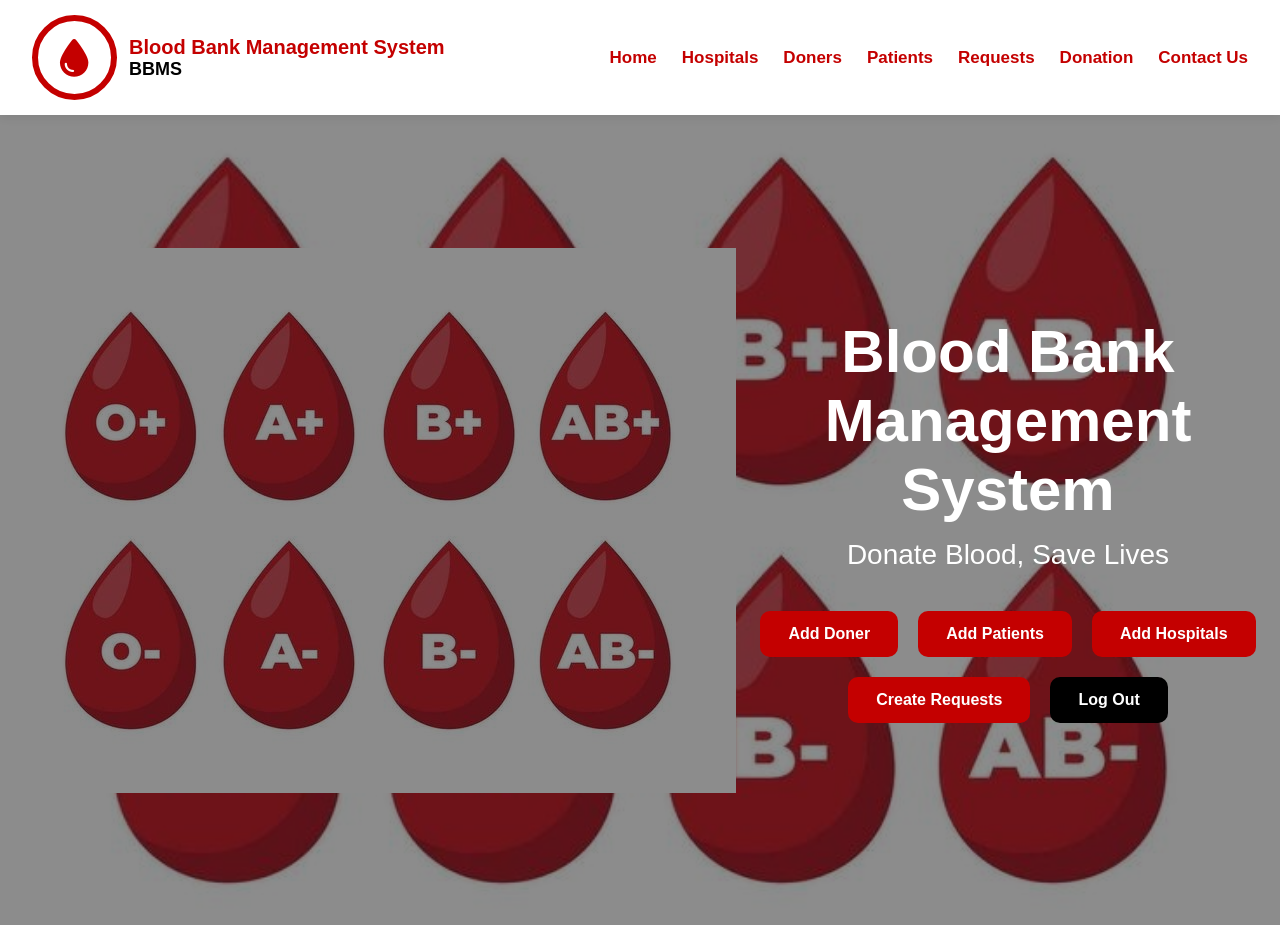
<file: index.html>
<!DOCTYPE html>
<html lang="en">
<head>
  <meta charset="UTF-8" />
  <meta name="viewport" content="width=device-width, initial-scale=1.0" />
  <title>BBMS Dashboard</title>
  <link rel="stylesheet" href="styles.css" />
  <link
    rel="stylesheet"
    href="https://cdnjs.cloudflare.com/ajax/libs/font-awesome/6.5.1/css/all.min.css"
  />
</head>
<body>

  <header>
    <nav class="navbar">

      <div class="logo-section">
        <div class="logo-circle">
          <i class="fa-solid fa-droplet"></i>
        </div>

        <div class="logo-text">
          <h2>Blood Bank Management System</h2>
          <p>BBMS</p>
        </div>
      </div>

      <ul class="nav-links">
        <li><a href="#">Home</a></li>
        <li><a href="#">Hospitals</a></li>
        <li><a href="#">Doners</a></li>
        <li><a href="#">Patients</a></li>
        <li><a href="#">Requests</a></li>
        <li><a href="#">Donation</a></li>
        <li><a href="#">Contact Us</a></li>
      </ul>

    </nav>
  </header>

  <section class="hero">

     <img src="image.jpg" alt="Blood Donation" class="hero-image">



    <div class="overlay-content">

        <div class="hero-text">
            <h1>Blood Bank Management System</h1>
            <p>Donate Blood, Save Lives</p>
        </div>

        <div class="action-buttons">
            <button>Add Doner</button>
            <button>Add Patients</button>
            <button>Add Hospitals</button>
            <button>Create Requests</button>
            <button class="logout-btn">Log Out</button>
        </div>

    </div>


  </section>

</body>
</html>
</file>
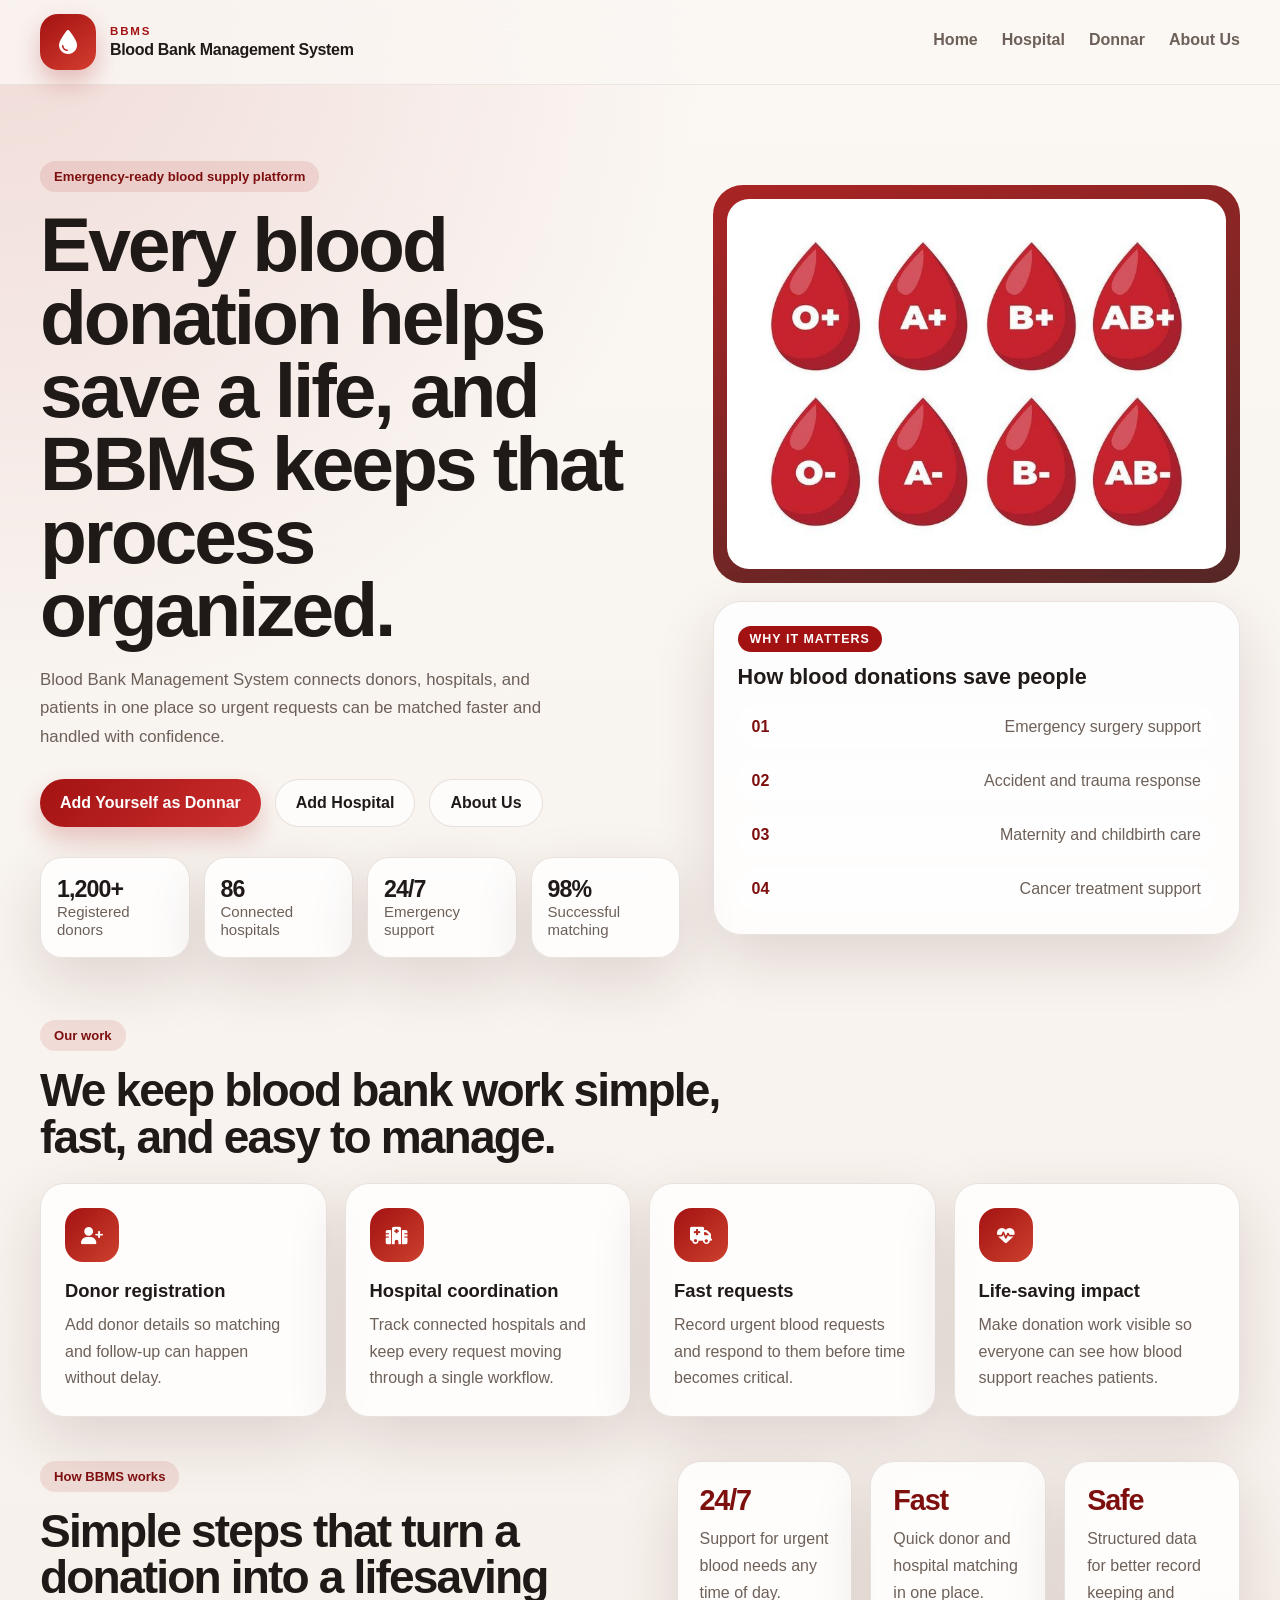
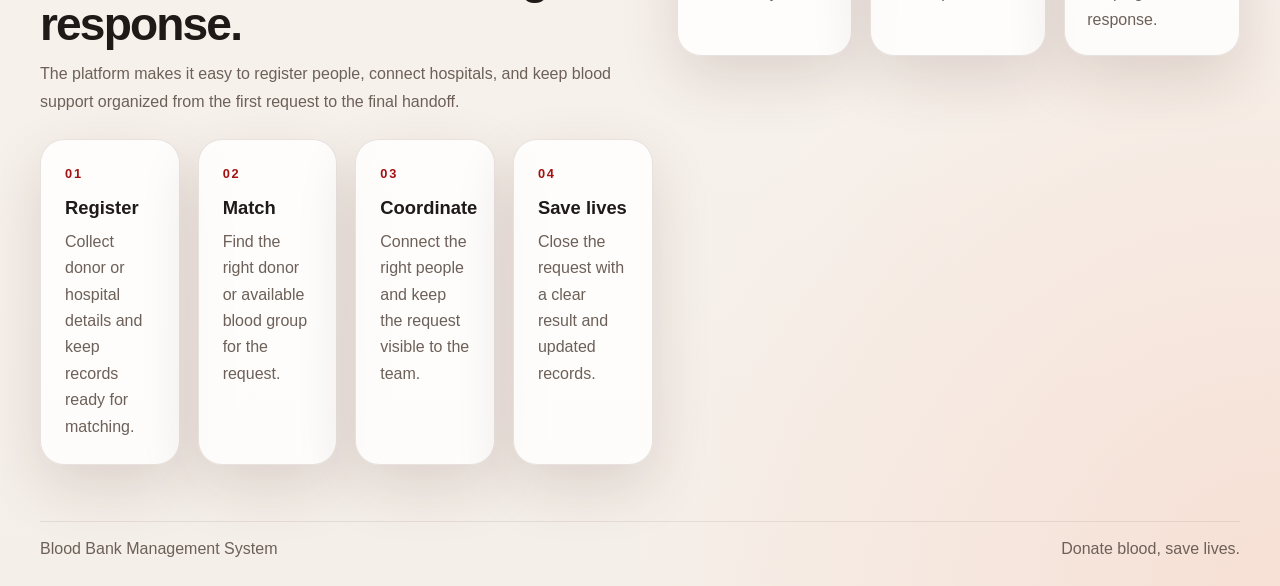
<file: user interface/index.html>
<!DOCTYPE html>
<html lang="en">
<head>
  <meta charset="UTF-8" />
  <meta name="viewport" content="width=device-width, initial-scale=1.0" />
  <meta name="description" content="Blood Bank Management System home page with donor and hospital sign-up actions." />
  <title>Blood Bank Management System | Home</title>
  <link rel="stylesheet" href="styles.css" />
  <link rel="stylesheet" href="https://cdnjs.cloudflare.com/ajax/libs/font-awesome/6.5.1/css/all.min.css" />
</head>
<body>
  <header class="site-header">
    <nav class="navbar">
      <a class="logo-section" href="index.html" aria-label="Blood Bank Management System home">
        <div class="logo-circle">
          <i class="fa-solid fa-droplet"></i>
        </div>
        <div class="logo-text">
          <span class="eyebrow">BBMS</span>
          <h1>Blood Bank Management System</h1>
        </div>
      </a>

      <div class="nav-links" aria-label="Primary navigation">
        <a href="index.html">Home</a>
        <a href="hospital.html">Hospital</a>
        <a href="donnar.html">Donnar</a>
        <a href="about.html">About Us</a>
      </div>
    </nav>
  </header>

  <main>
    <section class="hero page-hero" id="home">
      <div class="hero-copy">
        <span class="section-tag">Emergency-ready blood supply platform</span>
        <h2>Every blood donation helps save a life, and BBMS keeps that process organized.</h2>
        <p>
          Blood Bank Management System connects donors, hospitals, and patients in one place so
          urgent requests can be matched faster and handled with confidence.
        </p>

        <div class="hero-actions">
          <a class="primary-btn" href="donnar.html#register">Add Yourself as Donnar</a>
          <a class="secondary-btn" href="hospital.html#register">Add Hospital</a>
          <a class="secondary-btn" href="about.html">About Us</a>
        </div>

        <div class="hero-stats" aria-label="Key metrics">
          <article>
            <strong>1,200+</strong>
            <span>Registered donors</span>
          </article>
          <article>
            <strong>86</strong>
            <span>Connected hospitals</span>
          </article>
          <article>
            <strong>24/7</strong>
            <span>Emergency support</span>
          </article>
          <article>
            <strong>98%</strong>
            <span>Successful matching</span>
          </article>
        </div>
      </div>

      <div class="hero-visual">
        <div class="visual-card image-card">
          <img src="image.jpg" alt="Blood donation support team" />
        </div>

        <div class="visual-card status-card">
          <span class="status-pill">Why it matters</span>
          <h3>How blood donations save people</h3>
          <ul>
            <li><span>01</span> Emergency surgery support</li>
            <li><span>02</span> Accident and trauma response</li>
            <li><span>03</span> Maternity and childbirth care</li>
            <li><span>04</span> Cancer treatment support</li>
          </ul>
        </div>
      </div>
    </section>

    <section class="content-section">
      <div class="section-heading">
        <span class="section-tag">Our work</span>
        <h3>We keep blood bank work simple, fast, and easy to manage.</h3>
      </div>

      <div class="feature-grid">
        <article class="feature-card">
          <i class="fa-solid fa-user-plus"></i>
          <h4>Donor registration</h4>
          <p>Add donor details so matching and follow-up can happen without delay.</p>
        </article>

        <article class="feature-card">
          <i class="fa-solid fa-hospital"></i>
          <h4>Hospital coordination</h4>
          <p>Track connected hospitals and keep every request moving through a single workflow.</p>
        </article>

        <article class="feature-card">
          <i class="fa-solid fa-truck-medical"></i>
          <h4>Fast requests</h4>
          <p>Record urgent blood requests and respond to them before time becomes critical.</p>
        </article>

        <article class="feature-card">
          <i class="fa-solid fa-heart-pulse"></i>
          <h4>Life-saving impact</h4>
          <p>Make donation work visible so everyone can see how blood support reaches patients.
          </p>
        </article>
      </div>
    </section>

    <section class="content-section page-two-col">
      <div>
        <div class="section-heading left-aligned">
          <span class="section-tag">How BBMS works</span>
          <h3>Simple steps that turn a donation into a lifesaving response.</h3>
          <p>
            The platform makes it easy to register people, connect hospitals, and keep blood
            support organized from the first request to the final handoff.
          </p>
        </div>

        <div class="workflow-grid">
          <article>
            <span>01</span>
            <h4>Register</h4>
            <p>Collect donor or hospital details and keep records ready for matching.</p>
          </article>
          <article>
            <span>02</span>
            <h4>Match</h4>
            <p>Find the right donor or available blood group for the request.</p>
          </article>
          <article>
            <span>03</span>
            <h4>Coordinate</h4>
            <p>Connect the right people and keep the request visible to the team.</p>
          </article>
          <article>
            <span>04</span>
            <h4>Save lives</h4>
            <p>Close the request with a clear result and updated records.</p>
          </article>
        </div>
      </div>

      <div class="summary-grid">
        <article class="mini-card">
          <strong>24/7</strong>
          <p>Support for urgent blood needs any time of day.</p>
        </article>
        <article class="mini-card">
          <strong>Fast</strong>
          <p>Quick donor and hospital matching in one place.</p>
        </article>
        <article class="mini-card">
          <strong>Safe</strong>
          <p>Structured data for better record keeping and response.</p>
        </article>
      </div>
    </section>
  </main>

  <footer class="site-footer">
    <p>Blood Bank Management System</p>
    <span>Donate blood, save lives.</span>
  </footer>
</body>
</html>
</file>
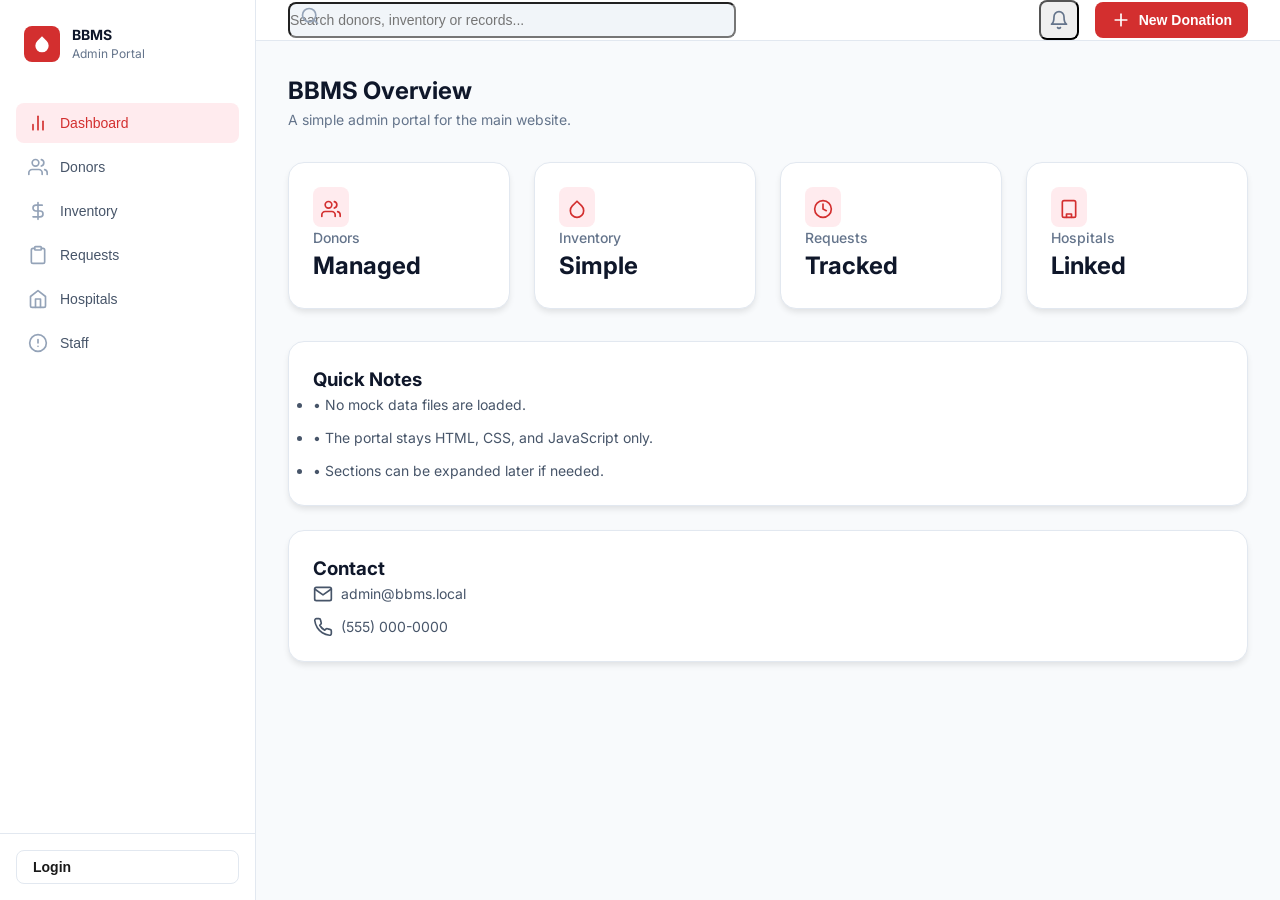
<file: TheAdminPannel/html/index.html>
<!DOCTYPE html>
<html lang="en">
<head>
    <meta charset="UTF-8">
    <meta name="viewport" content="width=device-width, initial-scale=1.0">
    <title>BBMS Admin Portal</title>
    <!-- Google Fonts -->
    <link href="https://fonts.googleapis.com/css2?family=Inter:wght@400;500;600;700&display=swap" rel="stylesheet">
    <!-- Custom CSS -->
    <link rel="stylesheet" href="../css/style.css">
</head>
<body class="bg-gray-50 text-gray-900">
    <div class="flex h-screen overflow-hidden">
        <!-- Sidebar -->
        <aside class="w-64 bg-white border-r flex flex-col h-full">
            <div class="p-6 flex items-center gap-3">
                <div class="bg-red-600 p-2 rounded-lg flex items-center justify-center" style="background-color: var(--blood-red);">
                    <svg class="icon-svg text-white" viewBox="0 0 24 24" fill="currentColor">
                        <path d="M12 2.69l5.66 5.66a8 8 0 1 1-11.31 0z"/>
                    </svg>
                </div>
                <div>
                    <h1 class="font-bold text-gray-900 text-sm leading-tight">BBMS</h1>
                    <p class="text-xs text-gray-500">Admin Portal</p>
                </div>
            </div>

            <nav class="flex-1 px-4 py-4 space-y-1 overflow-y-auto" id="sidebar-nav">
                <button data-tab="dashboard" class="sidebar-item active px-3 py-2.5 rounded-lg flex items-center gap-3 font-medium text-sm text-gray-600 hover:bg-gray-50">
                    <svg class="icon-svg text-gray-400" viewBox="0 0 24 24" fill="none" stroke="currentColor" stroke-width="2" stroke-linecap="round" stroke-linejoin="round"><line x1="18" y1="20" x2="18" y2="10"></line><line x1="12" y1="20" x2="12" y2="4"></line><line x1="6" y1="20" x2="6" y2="14"></line></svg>
                    Dashboard
                </button>
                <button data-tab="donors" class="sidebar-item px-3 py-2.5 rounded-lg flex items-center gap-3 font-medium text-sm text-gray-600 hover:bg-gray-50">
                    <svg class="icon-svg text-gray-400" viewBox="0 0 24 24" fill="none" stroke="currentColor" stroke-width="2" stroke-linecap="round" stroke-linejoin="round"><path d="M17 21v-2a4 4 0 0 0-4-4H5a4 4 0 0 0-4 4v2"></path><circle cx="9" cy="7" r="4"></circle><path d="M23 21v-2a4 4 0 0 0-3-3.87"></path><path d="M16 3.13a4 4 0 0 1 0 7.75"></path></svg>
                    Donors
                </button>
                <button data-tab="inventory" class="sidebar-item px-3 py-2.5 rounded-lg flex items-center gap-3 font-medium text-sm text-gray-600 hover:bg-gray-50">
                    <svg class="icon-svg text-gray-400" viewBox="0 0 24 24" fill="none" stroke="currentColor" stroke-width="2" stroke-linecap="round" stroke-linejoin="round"><path d="M12 2v20"></path><path d="M17 5H9.5a3.5 3.5 0 0 0 0 7h5a3.5 3.5 0 0 1 0 7H6"></path></svg>
                    Inventory
                </button>
                <button data-tab="requests" class="sidebar-item px-3 py-2.5 rounded-lg flex items-center gap-3 font-medium text-sm text-gray-600 hover:bg-gray-50">
                    <svg class="icon-svg text-gray-400" viewBox="0 0 24 24" fill="none" stroke="currentColor" stroke-width="2" stroke-linecap="round" stroke-linejoin="round"><path d="M16 4h2a2 2 0 0 1 2 2v14a2 2 0 0 1-2 2H6a2 2 0 0 1-2-2V6a2 2 0 0 1 2-2h2"></path><rect x="8" y="2" width="8" height="4" rx="1" ry="1"></rect></svg>
                    Requests
                </button>
                <button data-tab="hospitals" class="sidebar-item px-3 py-2.5 rounded-lg flex items-center gap-3 font-medium text-sm text-gray-600 hover:bg-gray-50">
                    <svg class="icon-svg text-gray-400" viewBox="0 0 24 24" fill="none" stroke="currentColor" stroke-width="2" stroke-linecap="round" stroke-linejoin="round"><path d="M3 9l9-7 9 7v11a2 2 0 0 1-2 2H5a2 2 0 0 1-2-2z"></path><polyline points="9 22 9 12 15 12 15 22"></polyline></svg>
                    Hospitals
                </button>
                <button data-tab="staff" class="sidebar-item px-3 py-2.5 rounded-lg flex items-center gap-3 font-medium text-sm text-gray-600 hover:bg-gray-50">
                    <svg class="icon-svg text-gray-400" viewBox="0 0 24 24" fill="none" stroke="currentColor" stroke-width="2" stroke-linecap="round" stroke-linejoin="round"><circle cx="12" cy="12" r="10"></circle><line x1="12" y1="8" x2="12" y2="12"></line><line x1="12" y1="16" x2="12.01" y2="16"></line></svg>
                    Staff
                </button>
            </nav>

            <div class="p-4 border-t">
                <button type="button" class="btn-secondary w-full justify-center">
                    Login
                </button>
            </div>
        </aside>

        <!-- Main Content -->
        <div class="flex-1 flex flex-col overflow-hidden">
            <!-- Header -->
            <header class="h-16 border-b bg-white flex items-center justify-between px-8 sticky top-0 z-10">
                <div class="flex-1" style="max-width: 28rem;">
                    <div class="relative">
                        <span class="absolute left-3 top-1/2 -translate-y-1/2 text-gray-400">
                            <svg class="icon-svg" viewBox="0 0 24 24" fill="none" stroke="currentColor" stroke-width="2" stroke-linecap="round" stroke-linejoin="round"><circle cx="11" cy="11" r="8"></circle><line x1="21" y1="21" x2="16.65" y2="16.65"></line></svg>
                        </span>
                        <input type="text" placeholder="Search donors, inventory or records..." class="w-full bg-gray-100 border-none rounded-lg pl-10 pr-4 py-2 text-sm">
                    </div>
                </div>

                <div class="flex items-center gap-4">
                    <button class="relative flex items-center justify-center rounded-lg hover:bg-gray-100 text-gray-500 p-2">
                        <svg class="icon-svg" viewBox="0 0 24 24" fill="none" stroke="currentColor" stroke-width="2" stroke-linecap="round" stroke-linejoin="round"><path d="M18 8A6 6 0 0 0 6 8c0 7-3 9-3 9h18s-3-2-3-9"></path><path d="M13.73 21a2 2 0 0 1-3.46 0"></path></svg>
                        <span class="absolute top-2 right-2 w-2 h-2 bg-red-600 rounded-full border-2 border-white"></span>
                    </button>
                    <button class="btn-primary">
                        <svg class="icon-svg" viewBox="0 0 24 24" fill="none" stroke="currentColor" stroke-width="2" stroke-linecap="round" stroke-linejoin="round"><line x1="12" y1="5" x2="12" y2="19"></line><line x1="5" y1="12" x2="19" y2="12"></line></svg>
                        New Donation
                    </button>
                </div>
            </header>

            <!-- Content Area -->
            <main class="flex-1 overflow-y-auto p-8" id="main-content">
                <!-- Content will be injected here by main.js -->
            </main>
        </div>
    </div>

    <!-- Scripts -->
    <script src="../JS/main.js"></script>
</body>
</html>
</file>
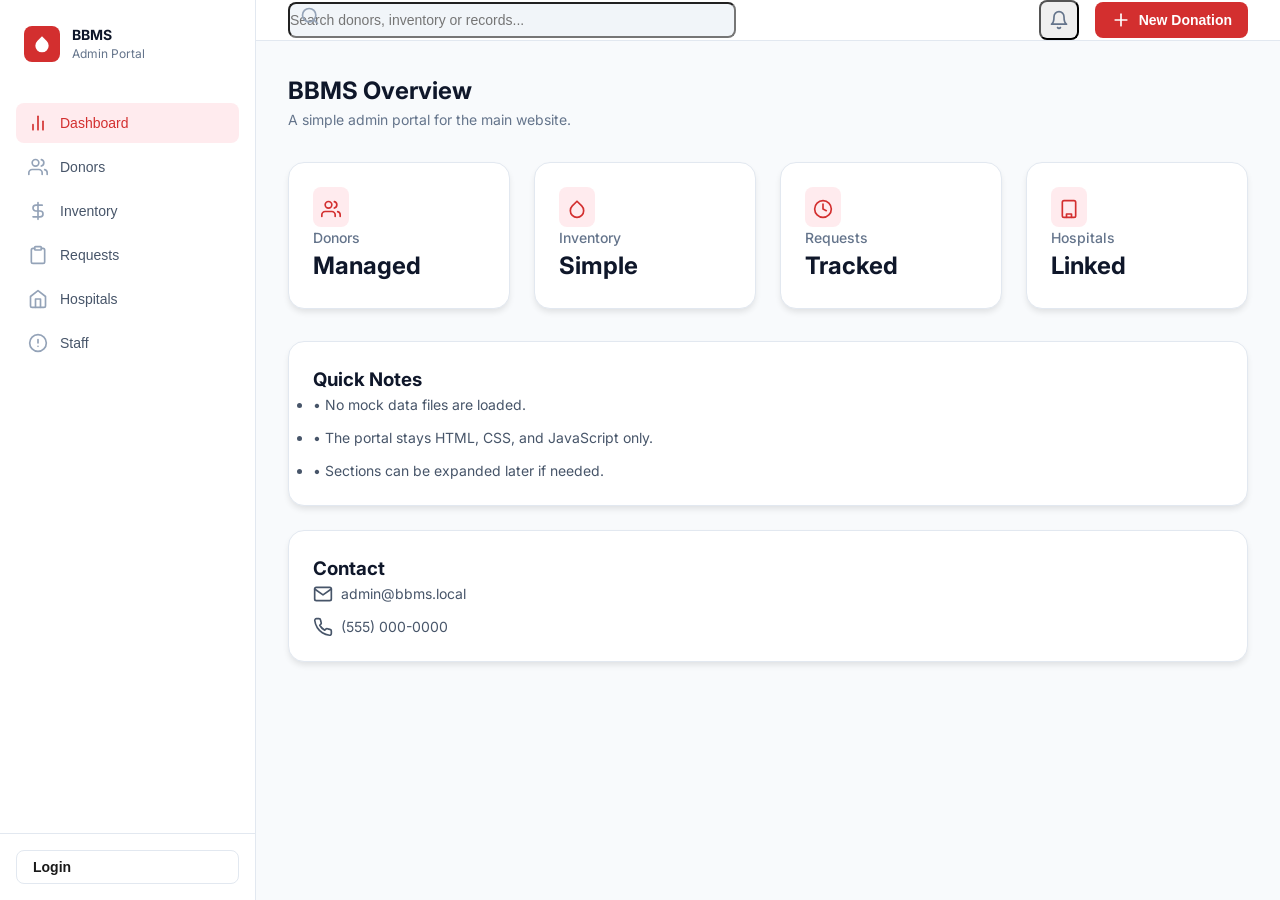
<file: user interface/BBMS-admin-portal/index.html>
<!doctype html>
<html lang="en">
  <head>
    <meta charset="UTF-8" />
    <meta name="viewport" content="width=device-width, initial-scale=1.0" />
    <title>BBMS Admin Portal</title>
    <meta http-equiv="refresh" content="0; url=./BBMS.html">
  </head>
  <body>
    <p>Redirecting to <a href="./BBMS.html">BBMS Admin Portal</a>...</p>
  </body>
</html>
</file>
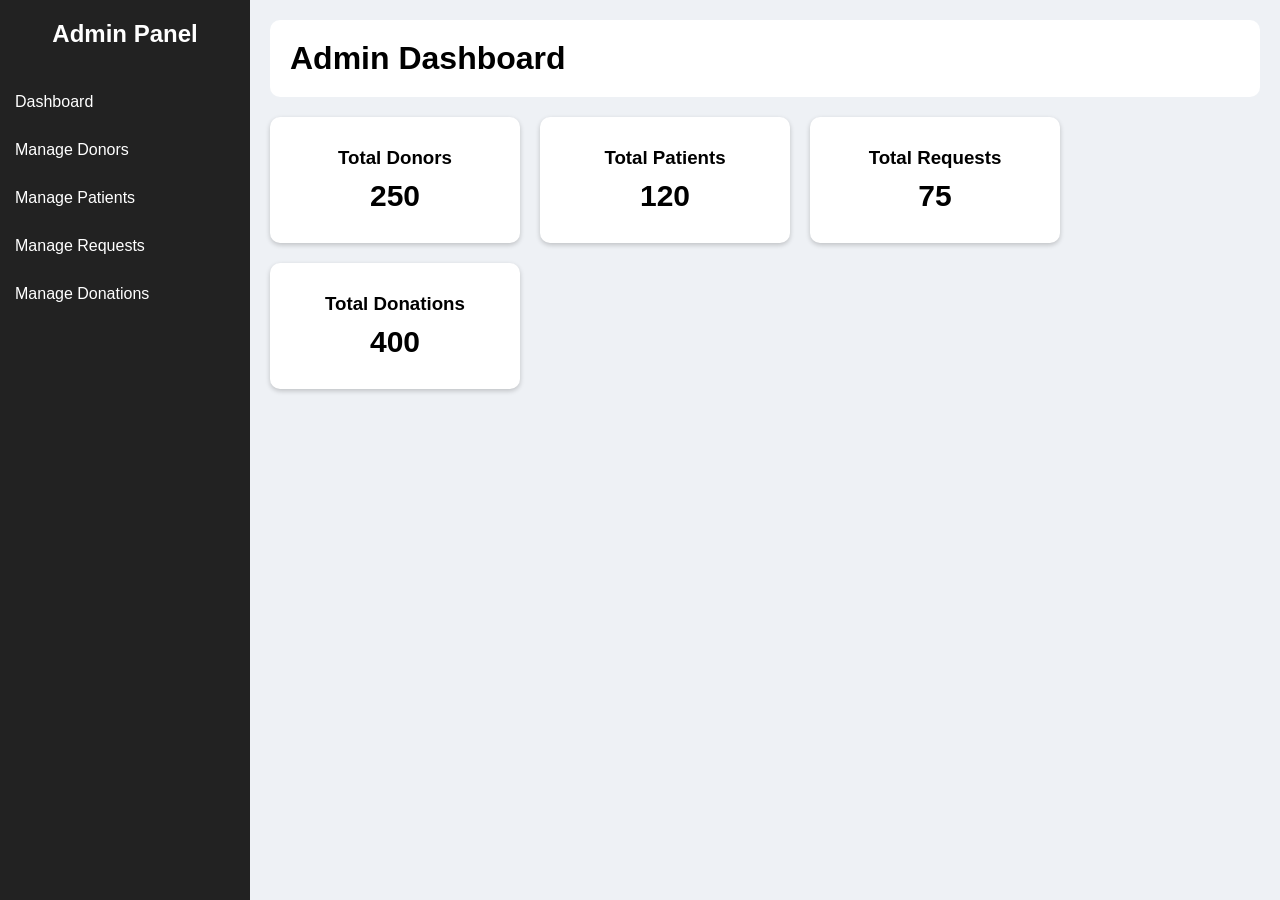
<file: big data/admin.html>
<!DOCTYPE html>
<html>
<head>
    <title>Admin Panel</title>
    <link rel="stylesheet" href="admin.css">
</head>
<body>

<div class="sidebar">
    <h2>Admin Panel</h2>

    <ul>
        <li><a href="#">Dashboard</a></li>
        <li><a href="#">Manage Donors</a></li>
        <li><a href="#">Manage Patients</a></li>
        <li><a href="#">Manage Requests</a></li>
        <li><a href="#">Manage Donations</a></li>
    </ul>
</div>

<div class="main-content">

    <div class="topbar">
        <h1>Admin Dashboard</h1>
    </div>

    <div class="cards">

        <div class="card">
            <h3>Total Donors</h3>
            <p>250</p>
        </div>

        <div class="card">
            <h3>Total Patients</h3>
            <p>120</p>
        </div>

        <div class="card">
            <h3>Total Requests</h3>
            <p>75</p>
        </div>

        <div class="card">
            <h3>Total Donations</h3>
            <p>400</p>
        </div>

    </div>

</div>

</body>
</html>
</file>
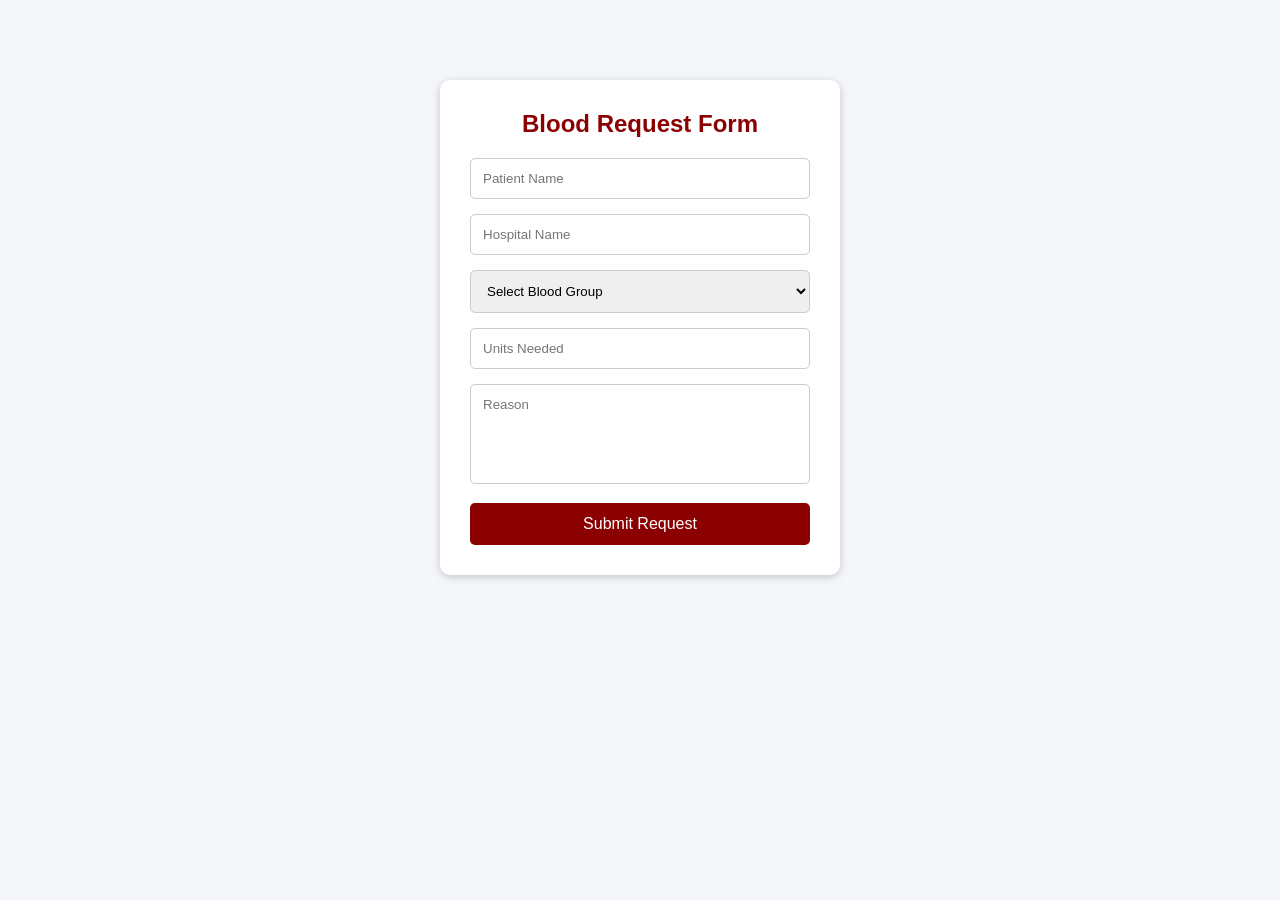
<file: big data/request.html>
<!DOCTYPE html>
<html>
<head>
    <title>Blood Request</title>
    <link rel="stylesheet" href="request.css">
</head>
<body>

<div class="form-container">

    <h2>Blood Request Form</h2>

    <form>

        <input type="text" placeholder="Patient Name">

        <input type="text" placeholder="Hospital Name">

        <select>
            <option>Select Blood Group</option>
            <option>A+</option>
            <option>A-</option>
            <option>B+</option>
            <option>B-</option>
            <option>AB+</option>
            <option>AB-</option>
            <option>O+</option>
            <option>O-</option>
        </select>

        <input type="number" placeholder="Units Needed">

        <textarea placeholder="Reason"></textarea>

        <button type="submit">Submit Request</button>

    </form>

</div>

</body>
</html>
</file>
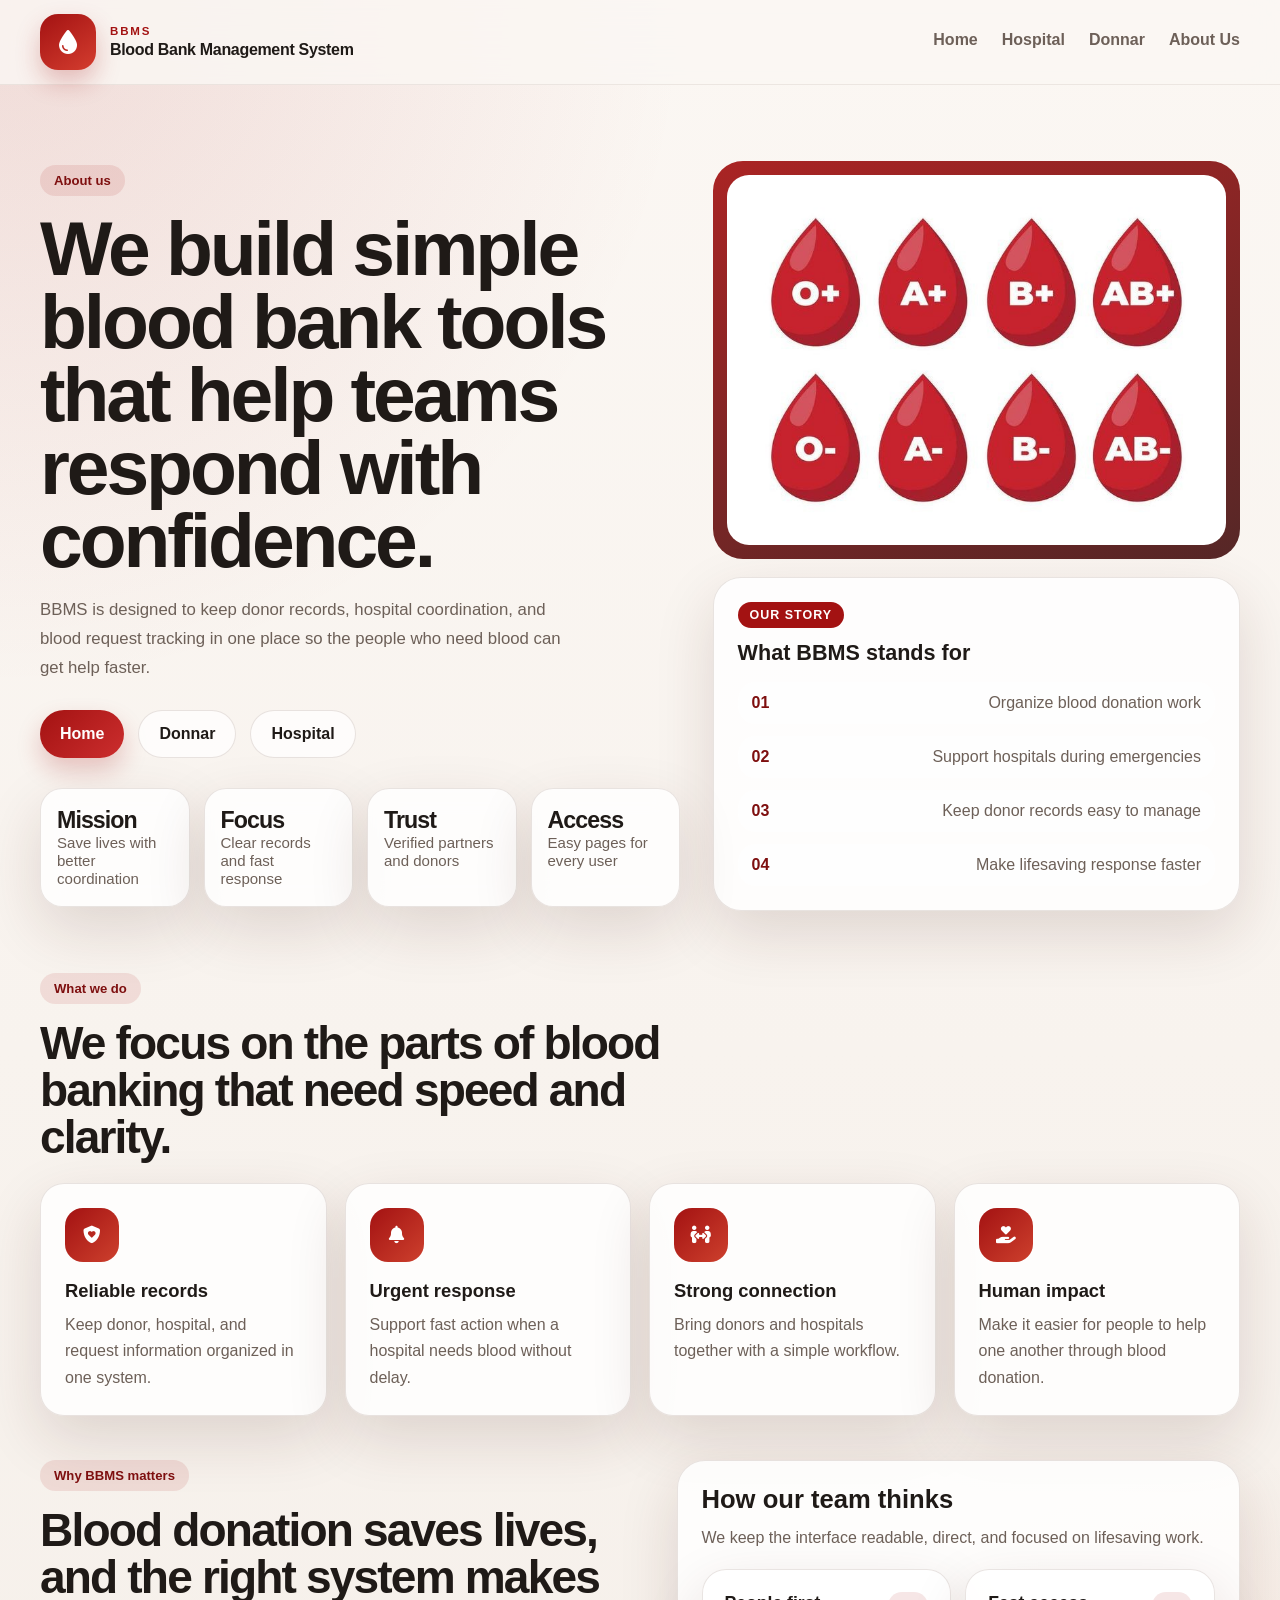
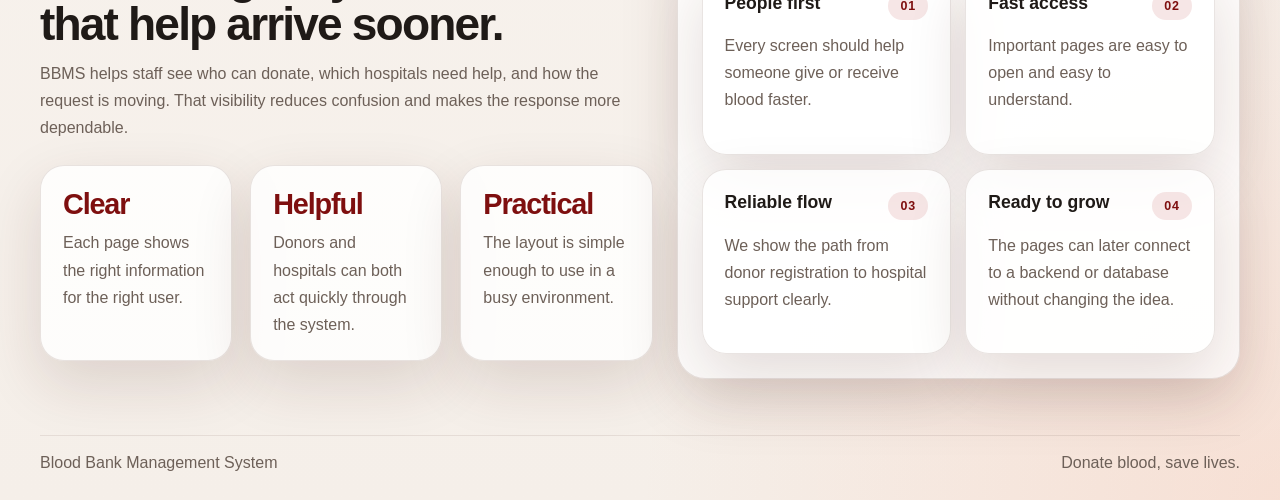
<file: user interface/about.html>
<!DOCTYPE html>
<html lang="en">
<head>
  <meta charset="UTF-8" />
  <meta name="viewport" content="width=device-width, initial-scale=1.0" />
  <meta name="description" content="About page for the Blood Bank Management System." />
  <title>Blood Bank Management System | About Us</title>
  <link rel="stylesheet" href="styles.css" />
  <link rel="stylesheet" href="https://cdnjs.cloudflare.com/ajax/libs/font-awesome/6.5.1/css/all.min.css" />
</head>
<body>
  <header class="site-header">
    <nav class="navbar">
      <a class="logo-section" href="index.html" aria-label="Blood Bank Management System home">
        <div class="logo-circle">
          <i class="fa-solid fa-droplet"></i>
        </div>
        <div class="logo-text">
          <span class="eyebrow">BBMS</span>
          <h1>Blood Bank Management System</h1>
        </div>
      </a>

      <div class="nav-links" aria-label="Primary navigation">
        <a href="index.html">Home</a>
        <a href="hospital.html">Hospital</a>
        <a href="donnar.html">Donnar</a>
        <a href="about.html">About Us</a>
      </div>
    </nav>
  </header>

  <main>
    <section class="hero page-hero" id="home">
      <div class="hero-copy">
        <span class="section-tag">About us</span>
        <h2>We build simple blood bank tools that help teams respond with confidence.</h2>
        <p>
          BBMS is designed to keep donor records, hospital coordination, and blood request tracking
          in one place so the people who need blood can get help faster.
        </p>

        <div class="hero-actions">
          <a class="primary-btn" href="index.html">Home</a>
          <a class="secondary-btn" href="donnar.html">Donnar</a>
          <a class="secondary-btn" href="hospital.html">Hospital</a>
        </div>

        <div class="hero-stats" aria-label="About metrics">
          <article>
            <strong>Mission</strong>
            <span>Save lives with better coordination</span>
          </article>
          <article>
            <strong>Focus</strong>
            <span>Clear records and fast response</span>
          </article>
          <article>
            <strong>Trust</strong>
            <span>Verified partners and donors</span>
          </article>
          <article>
            <strong>Access</strong>
            <span>Easy pages for every user</span>
          </article>
        </div>
      </div>

      <div class="hero-visual">
        <div class="visual-card image-card">
          <img src="image.jpg" alt="Blood bank team working together" />
        </div>

        <div class="visual-card status-card">
          <span class="status-pill">Our story</span>
          <h3>What BBMS stands for</h3>
          <ul>
            <li><span>01</span> Organize blood donation work</li>
            <li><span>02</span> Support hospitals during emergencies</li>
            <li><span>03</span> Keep donor records easy to manage</li>
            <li><span>04</span> Make lifesaving response faster</li>
          </ul>
        </div>
      </div>
    </section>

    <section class="content-section">
      <div class="section-heading">
        <span class="section-tag">What we do</span>
        <h3>We focus on the parts of blood banking that need speed and clarity.</h3>
      </div>

      <div class="feature-grid">
        <article class="feature-card">
          <i class="fa-solid fa-shield-heart"></i>
          <h4>Reliable records</h4>
          <p>Keep donor, hospital, and request information organized in one system.</p>
        </article>

        <article class="feature-card">
          <i class="fa-solid fa-bell"></i>
          <h4>Urgent response</h4>
          <p>Support fast action when a hospital needs blood without delay.</p>
        </article>

        <article class="feature-card">
          <i class="fa-solid fa-people-arrows"></i>
          <h4>Strong connection</h4>
          <p>Bring donors and hospitals together with a simple workflow.</p>
        </article>

        <article class="feature-card">
          <i class="fa-solid fa-hand-holding-heart"></i>
          <h4>Human impact</h4>
          <p>Make it easier for people to help one another through blood donation.</p>
        </article>
      </div>
    </section>

    <section class="content-section page-two-col">
      <div>
        <div class="section-heading left-aligned">
          <span class="section-tag">Why BBMS matters</span>
          <h3>Blood donation saves lives, and the right system makes that help arrive sooner.</h3>
          <p>
            BBMS helps staff see who can donate, which hospitals need help, and how the request is
            moving. That visibility reduces confusion and makes the response more dependable.
          </p>
        </div>

        <div class="summary-grid">
          <article class="mini-card">
            <strong>Clear</strong>
            <p>Each page shows the right information for the right user.</p>
          </article>
          <article class="mini-card">
            <strong>Helpful</strong>
            <p>Donors and hospitals can both act quickly through the system.</p>
          </article>
          <article class="mini-card">
            <strong>Practical</strong>
            <p>The layout is simple enough to use in a busy environment.</p>
          </article>
        </div>
      </div>

      <div class="form-card">
        <h3>How our team thinks</h3>
        <p>We keep the interface readable, direct, and focused on lifesaving work.</p>
        <div class="entity-list">
          <article class="entity-card">
            <div class="entity-top">
              <h4>People first</h4>
              <span class="entity-badge">01</span>
            </div>
            <p>Every screen should help someone give or receive blood faster.</p>
          </article>
          <article class="entity-card">
            <div class="entity-top">
              <h4>Fast access</h4>
              <span class="entity-badge">02</span>
            </div>
            <p>Important pages are easy to open and easy to understand.</p>
          </article>
          <article class="entity-card">
            <div class="entity-top">
              <h4>Reliable flow</h4>
              <span class="entity-badge">03</span>
            </div>
            <p>We show the path from donor registration to hospital support clearly.</p>
          </article>
          <article class="entity-card">
            <div class="entity-top">
              <h4>Ready to grow</h4>
              <span class="entity-badge">04</span>
            </div>
            <p>The pages can later connect to a backend or database without changing the idea.
            </p>
          </article>
        </div>
      </div>
    </section>
  </main>

  <footer class="site-footer">
    <p>Blood Bank Management System</p>
    <span>Donate blood, save lives.</span>
  </footer>
</body>
</html>
</file>
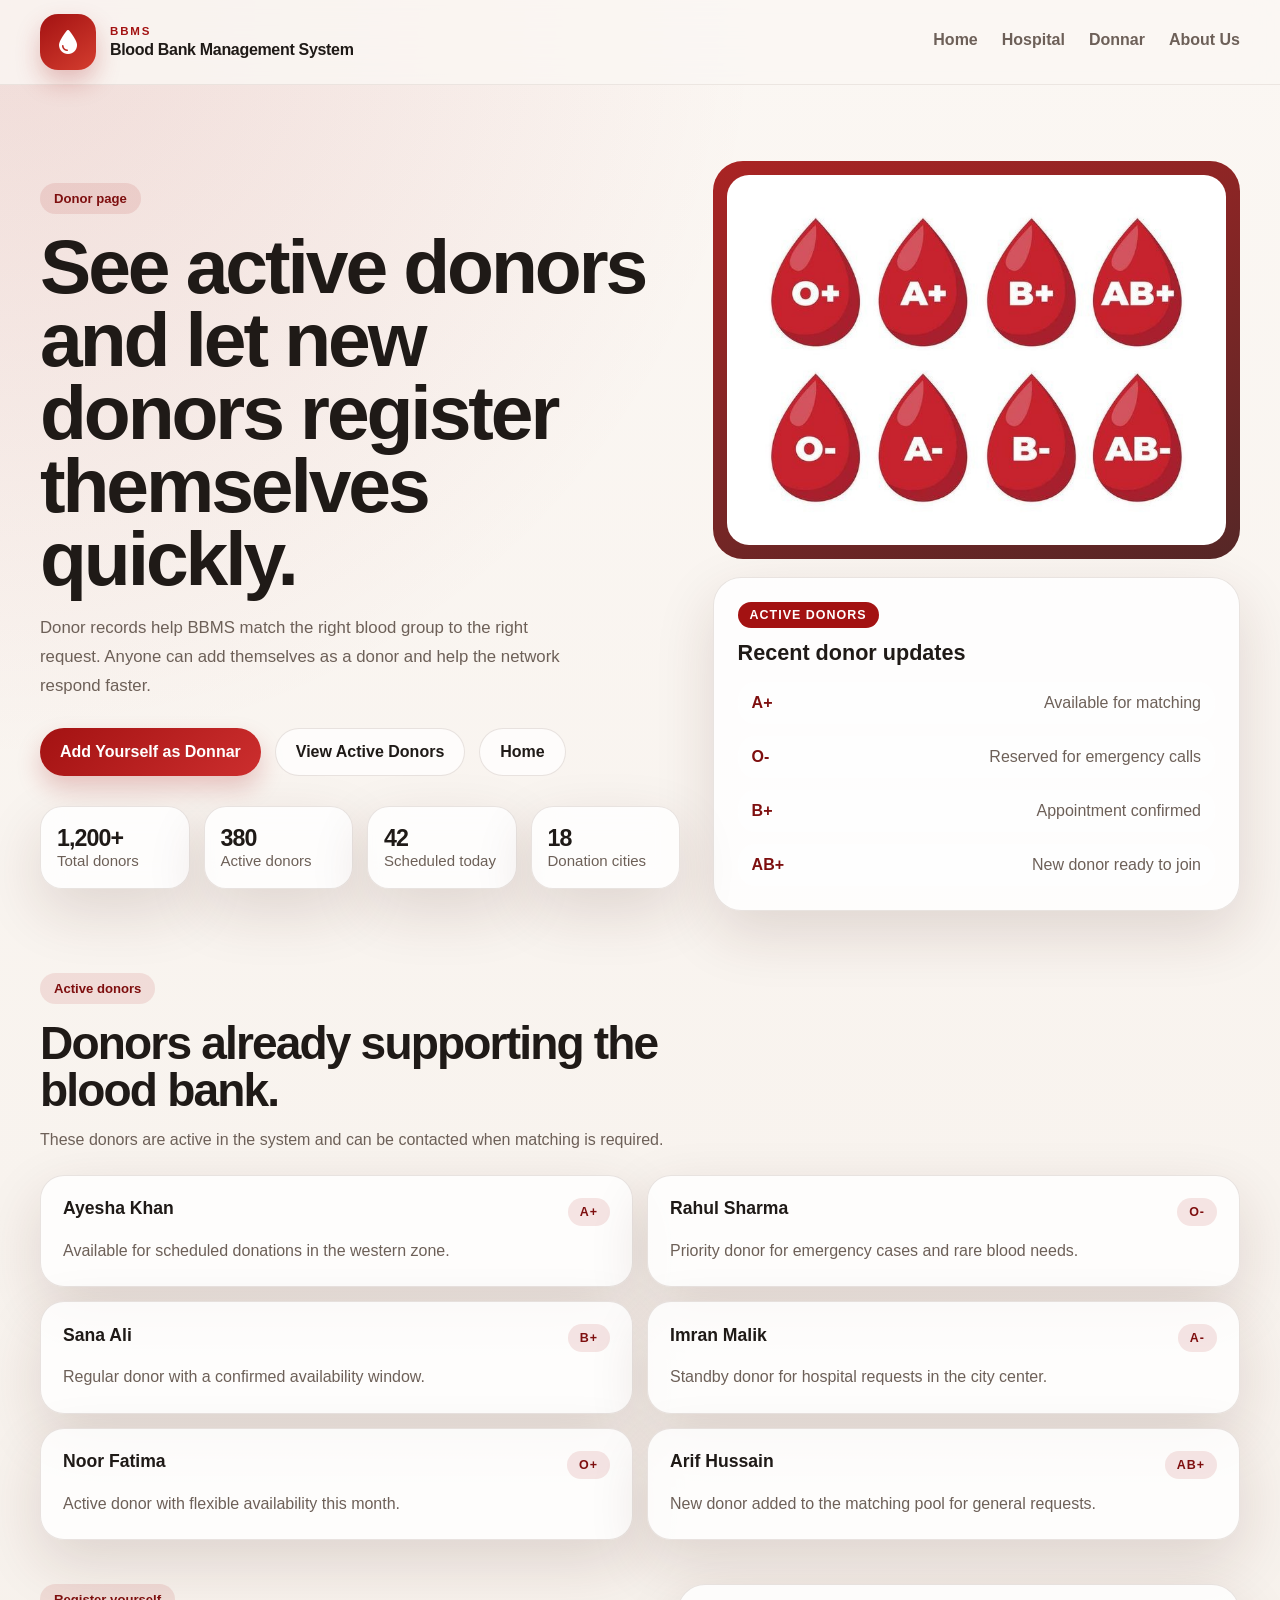
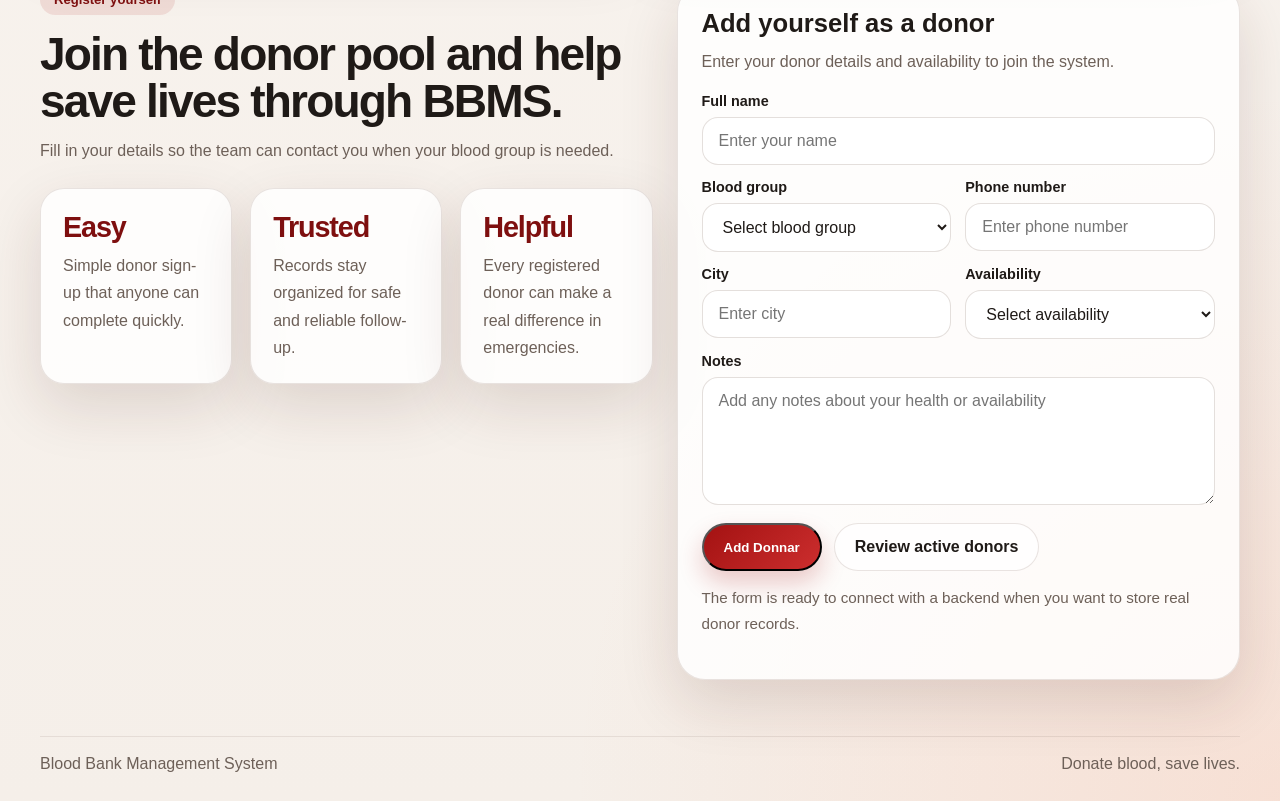
<file: user interface/donnar.html>
<!DOCTYPE html>
<html lang="en">
<head>
  <meta charset="UTF-8" />
  <meta name="viewport" content="width=device-width, initial-scale=1.0" />
  <meta name="description" content="Donor page for the Blood Bank Management System with active donors and a self-registration form." />
  <title>Blood Bank Management System | Donnar</title>
  <link rel="stylesheet" href="styles.css" />
  <link rel="stylesheet" href="https://cdnjs.cloudflare.com/ajax/libs/font-awesome/6.5.1/css/all.min.css" />
</head>
<body>
  <header class="site-header">
    <nav class="navbar">
      <a class="logo-section" href="index.html" aria-label="Blood Bank Management System home">
        <div class="logo-circle">
          <i class="fa-solid fa-droplet"></i>
        </div>
        <div class="logo-text">
          <span class="eyebrow">BBMS</span>
          <h1>Blood Bank Management System</h1>
        </div>
      </a>

      <div class="nav-links" aria-label="Primary navigation">
        <a href="index.html">Home</a>
        <a href="hospital.html">Hospital</a>
        <a href="donnar.html">Donnar</a>
        <a href="about.html">About Us</a>
      </div>
    </nav>
  </header>

  <main>
    <section class="hero page-hero" id="home">
      <div class="hero-copy">
        <span class="section-tag">Donor page</span>
        <h2>See active donors and let new donors register themselves quickly.</h2>
        <p>
          Donor records help BBMS match the right blood group to the right request. Anyone can add
          themselves as a donor and help the network respond faster.
        </p>

        <div class="hero-actions">
          <a class="primary-btn" href="#register">Add Yourself as Donnar</a>
          <a class="secondary-btn" href="#active">View Active Donors</a>
          <a class="secondary-btn" href="index.html">Home</a>
        </div>

        <div class="hero-stats" aria-label="Donor metrics">
          <article>
            <strong>1,200+</strong>
            <span>Total donors</span>
          </article>
          <article>
            <strong>380</strong>
            <span>Active donors</span>
          </article>
          <article>
            <strong>42</strong>
            <span>Scheduled today</span>
          </article>
          <article>
            <strong>18</strong>
            <span>Donation cities</span>
          </article>
        </div>
      </div>

      <div class="hero-visual">
        <div class="visual-card image-card">
          <img src="image.jpg" alt="Volunteer donors in a blood donation center" />
        </div>

        <div class="visual-card status-card">
          <span class="status-pill">Active donors</span>
          <h3>Recent donor updates</h3>
          <ul>
            <li><span>A+</span> Available for matching</li>
            <li><span>O-</span> Reserved for emergency calls</li>
            <li><span>B+</span> Appointment confirmed</li>
            <li><span>AB+</span> New donor ready to join</li>
          </ul>
        </div>
      </div>
    </section>

    <section class="content-section" id="active">
      <div class="section-heading">
        <span class="section-tag">Active donors</span>
        <h3>Donors already supporting the blood bank.</h3>
        <p>These donors are active in the system and can be contacted when matching is required.</p>
      </div>

      <div class="entity-list">
        <article class="entity-card">
          <div class="entity-top">
            <h4>Ayesha Khan</h4>
            <span class="entity-badge">A+</span>
          </div>
          <p>Available for scheduled donations in the western zone.</p>
        </article>
        <article class="entity-card">
          <div class="entity-top">
            <h4>Rahul Sharma</h4>
            <span class="entity-badge">O-</span>
          </div>
          <p>Priority donor for emergency cases and rare blood needs.</p>
        </article>
        <article class="entity-card">
          <div class="entity-top">
            <h4>Sana Ali</h4>
            <span class="entity-badge">B+</span>
          </div>
          <p>Regular donor with a confirmed availability window.</p>
        </article>
        <article class="entity-card">
          <div class="entity-top">
            <h4>Imran Malik</h4>
            <span class="entity-badge">A-</span>
          </div>
          <p>Standby donor for hospital requests in the city center.</p>
        </article>
        <article class="entity-card">
          <div class="entity-top">
            <h4>Noor Fatima</h4>
            <span class="entity-badge">O+</span>
          </div>
          <p>Active donor with flexible availability this month.</p>
        </article>
        <article class="entity-card">
          <div class="entity-top">
            <h4>Arif Hussain</h4>
            <span class="entity-badge">AB+</span>
          </div>
          <p>New donor added to the matching pool for general requests.</p>
        </article>
      </div>
    </section>

    <section class="content-section page-two-col" id="register">
      <div>
        <div class="section-heading left-aligned">
          <span class="section-tag">Register yourself</span>
          <h3>Join the donor pool and help save lives through BBMS.</h3>
          <p>
            Fill in your details so the team can contact you when your blood group is needed.
          </p>
        </div>

        <div class="summary-grid">
          <article class="mini-card">
            <strong>Easy</strong>
            <p>Simple donor sign-up that anyone can complete quickly.</p>
          </article>
          <article class="mini-card">
            <strong>Trusted</strong>
            <p>Records stay organized for safe and reliable follow-up.</p>
          </article>
          <article class="mini-card">
            <strong>Helpful</strong>
            <p>Every registered donor can make a real difference in emergencies.</p>
          </article>
        </div>
      </div>

      <form class="form-card" action="#" method="post">
        <h3>Add yourself as a donor</h3>
        <p>Enter your donor details and availability to join the system.</p>
        <div class="form-grid">
          <div class="input-group full">
            <label for="donor-name">Full name</label>
            <input id="donor-name" name="donor-name" type="text" placeholder="Enter your name" />
          </div>
          <div class="input-group">
            <label for="donor-blood-group">Blood group</label>
            <select id="donor-blood-group" name="donor-blood-group">
              <option value="">Select blood group</option>
              <option>A+</option>
              <option>A-</option>
              <option>B+</option>
              <option>B-</option>
              <option>O+</option>
              <option>O-</option>
              <option>AB+</option>
              <option>AB-</option>
            </select>
          </div>
          <div class="input-group">
            <label for="donor-phone">Phone number</label>
            <input id="donor-phone" name="donor-phone" type="tel" placeholder="Enter phone number" />
          </div>
          <div class="input-group">
            <label for="donor-city">City</label>
            <input id="donor-city" name="donor-city" type="text" placeholder="Enter city" />
          </div>
          <div class="input-group">
            <label for="donor-availability">Availability</label>
            <select id="donor-availability" name="donor-availability">
              <option value="">Select availability</option>
              <option>Weekdays</option>
              <option>Weekends</option>
              <option>Any time</option>
              <option>Emergency only</option>
            </select>
          </div>
          <div class="input-group full">
            <label for="donor-notes">Notes</label>
            <textarea id="donor-notes" name="donor-notes" placeholder="Add any notes about your health or availability"></textarea>
          </div>
        </div>
        <div class="form-actions">
          <button class="primary-btn" type="submit">Add Donnar</button>
          <a class="secondary-btn" href="#active">Review active donors</a>
        </div>
        <p class="section-note">The form is ready to connect with a backend when you want to store real donor records.</p>
      </form>
    </section>
  </main>

  <footer class="site-footer">
    <p>Blood Bank Management System</p>
    <span>Donate blood, save lives.</span>
  </footer>
</body>
</html>
</file>
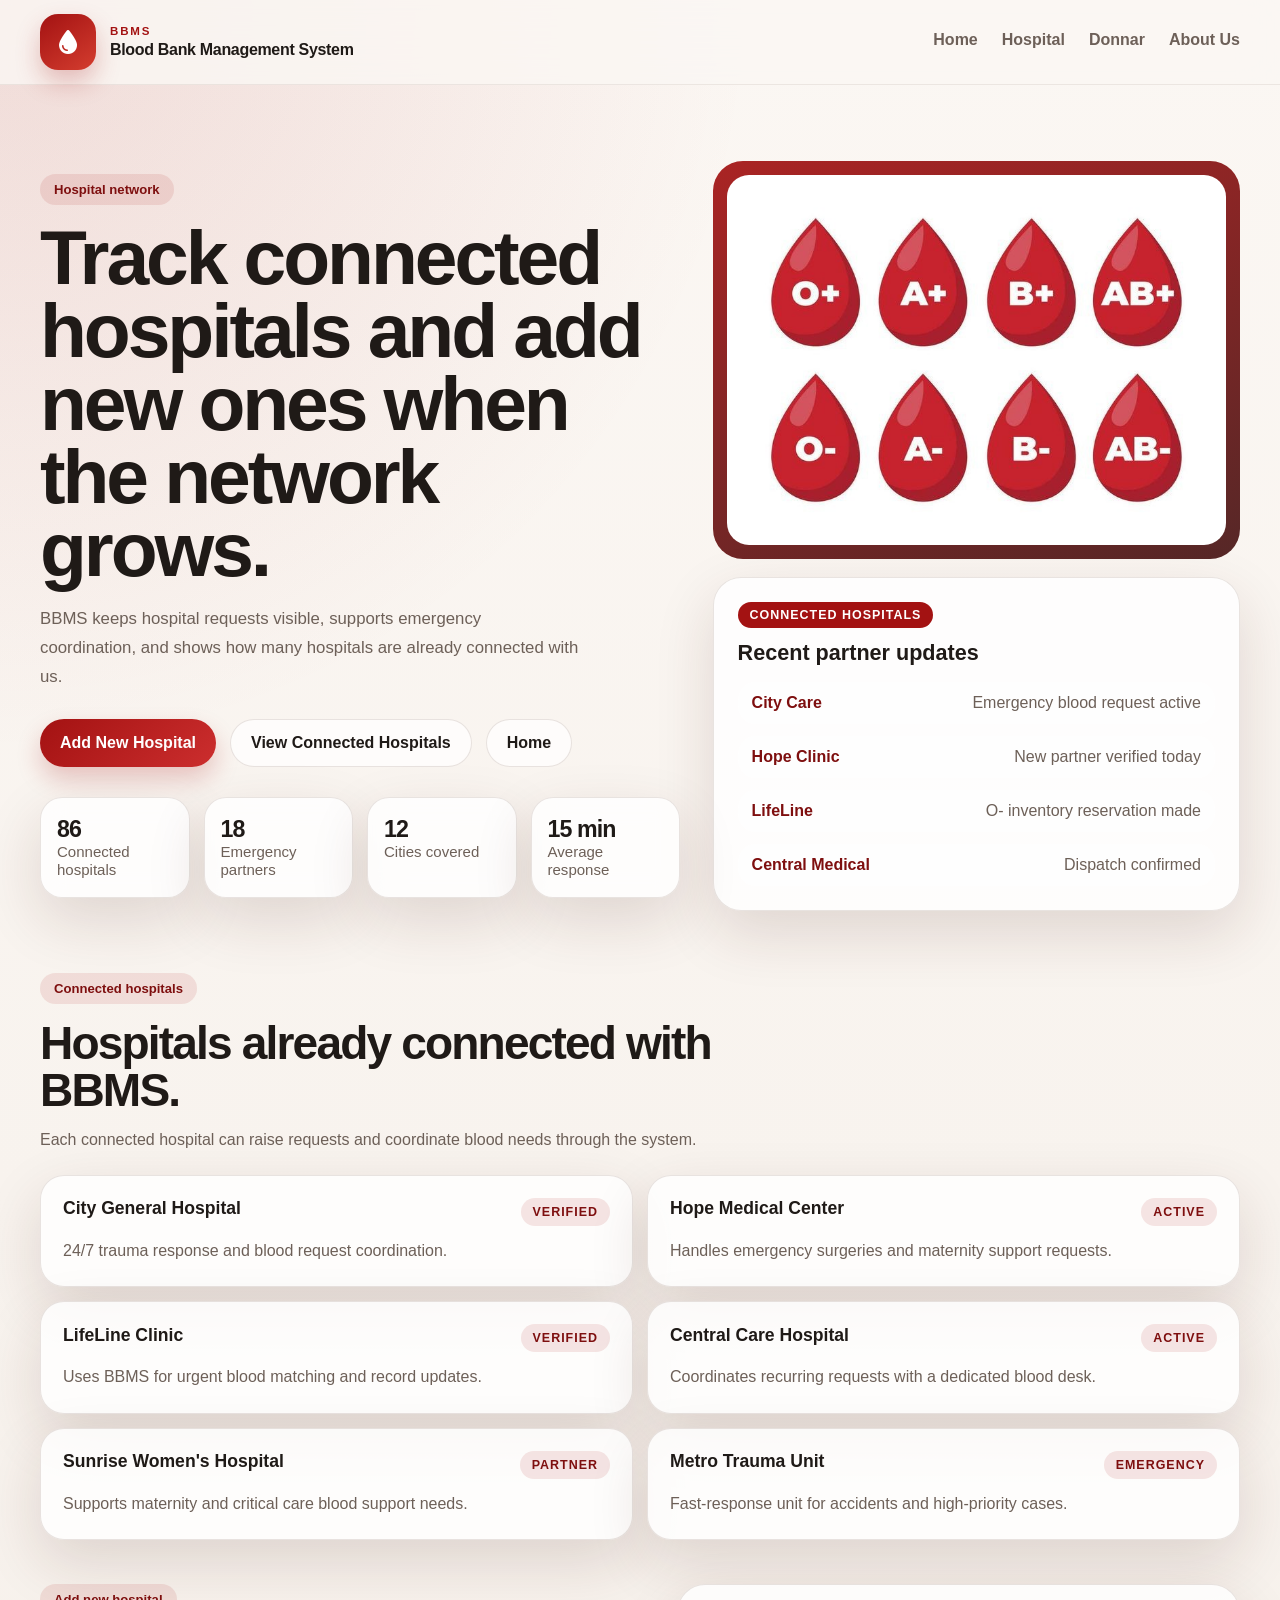
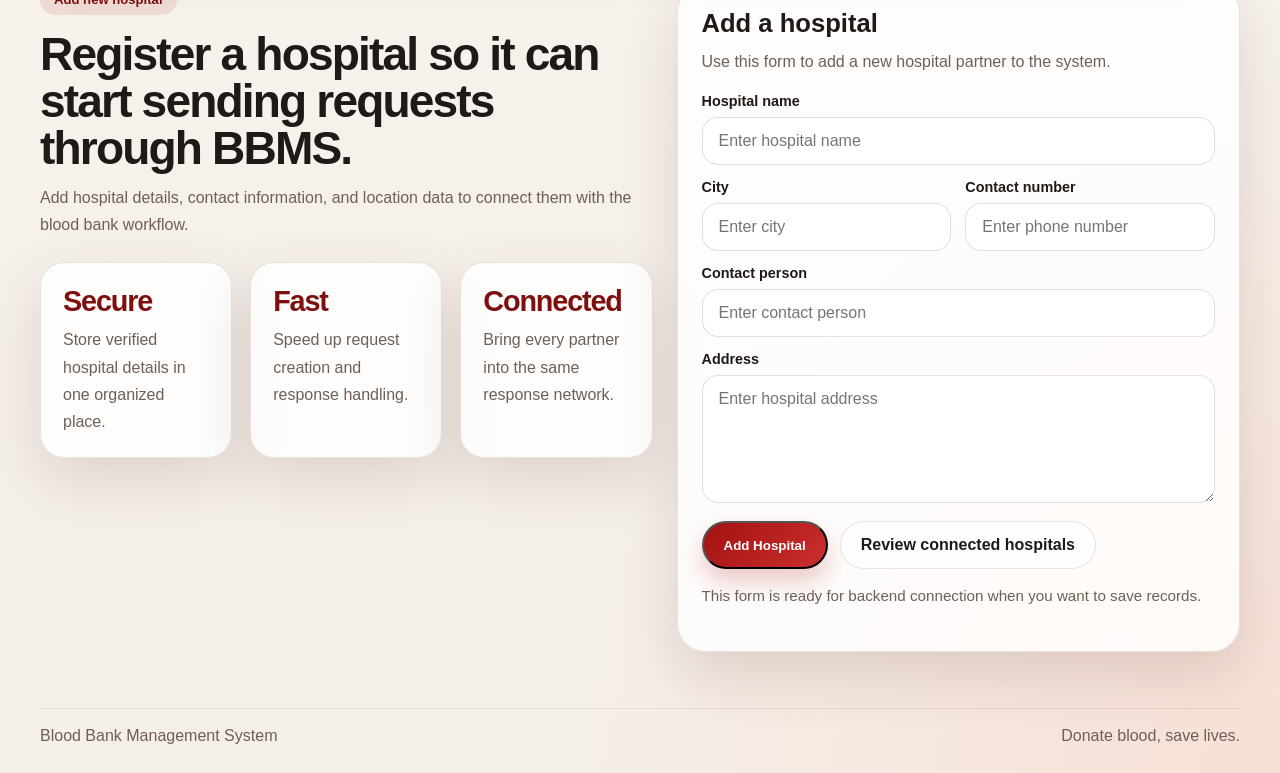
<file: user interface/hospital.html>
<!DOCTYPE html>
<html lang="en">
<head>
  <meta charset="UTF-8" />
  <meta name="viewport" content="width=device-width, initial-scale=1.0" />
  <meta name="description" content="Hospital page for the Blood Bank Management System with connected hospitals and a new hospital form." />
  <title>Blood Bank Management System | Hospital</title>
  <link rel="stylesheet" href="styles.css" />
  <link rel="stylesheet" href="https://cdnjs.cloudflare.com/ajax/libs/font-awesome/6.5.1/css/all.min.css" />
</head>
<body>
  <header class="site-header">
    <nav class="navbar">
      <a class="logo-section" href="index.html" aria-label="Blood Bank Management System home">
        <div class="logo-circle">
          <i class="fa-solid fa-droplet"></i>
        </div>
        <div class="logo-text">
          <span class="eyebrow">BBMS</span>
          <h1>Blood Bank Management System</h1>
        </div>
      </a>

      <div class="nav-links" aria-label="Primary navigation">
        <a href="index.html">Home</a>
        <a href="hospital.html">Hospital</a>
        <a href="donnar.html">Donnar</a>
        <a href="about.html">About Us</a>
      </div>
    </nav>
  </header>

  <main>
    <section class="hero page-hero" id="home">
      <div class="hero-copy">
        <span class="section-tag">Hospital network</span>
        <h2>Track connected hospitals and add new ones when the network grows.</h2>
        <p>
          BBMS keeps hospital requests visible, supports emergency coordination, and shows how many
          hospitals are already connected with us.
        </p>

        <div class="hero-actions">
          <a class="primary-btn" href="#register">Add New Hospital</a>
          <a class="secondary-btn" href="#connected">View Connected Hospitals</a>
          <a class="secondary-btn" href="index.html">Home</a>
        </div>

        <div class="hero-stats" aria-label="Hospital metrics">
          <article>
            <strong>86</strong>
            <span>Connected hospitals</span>
          </article>
          <article>
            <strong>18</strong>
            <span>Emergency partners</span>
          </article>
          <article>
            <strong>12</strong>
            <span>Cities covered</span>
          </article>
          <article>
            <strong>15 min</strong>
            <span>Average response</span>
          </article>
        </div>
      </div>

      <div class="hero-visual">
        <div class="visual-card image-card">
          <img src="image.jpg" alt="Hospital coordination desk" />
        </div>

        <div class="visual-card status-card">
          <span class="status-pill">Connected hospitals</span>
          <h3>Recent partner updates</h3>
          <ul>
            <li><span>City Care</span> Emergency blood request active</li>
            <li><span>Hope Clinic</span> New partner verified today</li>
            <li><span>LifeLine</span> O- inventory reservation made</li>
            <li><span>Central Medical</span> Dispatch confirmed</li>
          </ul>
        </div>
      </div>
    </section>

    <section class="content-section" id="connected">
      <div class="section-heading">
        <span class="section-tag">Connected hospitals</span>
        <h3>Hospitals already connected with BBMS.</h3>
        <p>Each connected hospital can raise requests and coordinate blood needs through the system.</p>
      </div>

      <div class="entity-list">
        <article class="entity-card">
          <div class="entity-top">
            <h4>City General Hospital</h4>
            <span class="entity-badge">Verified</span>
          </div>
          <p>24/7 trauma response and blood request coordination.</p>
        </article>
        <article class="entity-card">
          <div class="entity-top">
            <h4>Hope Medical Center</h4>
            <span class="entity-badge">Active</span>
          </div>
          <p>Handles emergency surgeries and maternity support requests.</p>
        </article>
        <article class="entity-card">
          <div class="entity-top">
            <h4>LifeLine Clinic</h4>
            <span class="entity-badge">Verified</span>
          </div>
          <p>Uses BBMS for urgent blood matching and record updates.</p>
        </article>
        <article class="entity-card">
          <div class="entity-top">
            <h4>Central Care Hospital</h4>
            <span class="entity-badge">Active</span>
          </div>
          <p>Coordinates recurring requests with a dedicated blood desk.</p>
        </article>
        <article class="entity-card">
          <div class="entity-top">
            <h4>Sunrise Women&apos;s Hospital</h4>
            <span class="entity-badge">Partner</span>
          </div>
          <p>Supports maternity and critical care blood support needs.</p>
        </article>
        <article class="entity-card">
          <div class="entity-top">
            <h4>Metro Trauma Unit</h4>
            <span class="entity-badge">Emergency</span>
          </div>
          <p>Fast-response unit for accidents and high-priority cases.</p>
        </article>
      </div>
    </section>

    <section class="content-section page-two-col" id="register">
      <div>
        <div class="section-heading left-aligned">
          <span class="section-tag">Add new hospital</span>
          <h3>Register a hospital so it can start sending requests through BBMS.</h3>
          <p>
            Add hospital details, contact information, and location data to connect them with the
            blood bank workflow.
          </p>
        </div>

        <div class="summary-grid">
          <article class="mini-card">
            <strong>Secure</strong>
            <p>Store verified hospital details in one organized place.</p>
          </article>
          <article class="mini-card">
            <strong>Fast</strong>
            <p>Speed up request creation and response handling.</p>
          </article>
          <article class="mini-card">
            <strong>Connected</strong>
            <p>Bring every partner into the same response network.</p>
          </article>
        </div>
      </div>

      <form class="form-card" action="#" method="post">
        <h3>Add a hospital</h3>
        <p>Use this form to add a new hospital partner to the system.</p>
        <div class="form-grid">
          <div class="input-group full">
            <label for="hospital-name">Hospital name</label>
            <input id="hospital-name" name="hospital-name" type="text" placeholder="Enter hospital name" />
          </div>
          <div class="input-group">
            <label for="hospital-city">City</label>
            <input id="hospital-city" name="hospital-city" type="text" placeholder="Enter city" />
          </div>
          <div class="input-group">
            <label for="hospital-phone">Contact number</label>
            <input id="hospital-phone" name="hospital-phone" type="tel" placeholder="Enter phone number" />
          </div>
          <div class="input-group full">
            <label for="hospital-contact">Contact person</label>
            <input id="hospital-contact" name="hospital-contact" type="text" placeholder="Enter contact person" />
          </div>
          <div class="input-group full">
            <label for="hospital-address">Address</label>
            <textarea id="hospital-address" name="hospital-address" placeholder="Enter hospital address"></textarea>
          </div>
        </div>
        <div class="form-actions">
          <button class="primary-btn" type="submit">Add Hospital</button>
          <a class="secondary-btn" href="#connected">Review connected hospitals</a>
        </div>
        <p class="section-note">This form is ready for backend connection when you want to save records.</p>
      </form>
    </section>
  </main>

  <footer class="site-footer">
    <p>Blood Bank Management System</p>
    <span>Donate blood, save lives.</span>
  </footer>
</body>
</html>
</file>
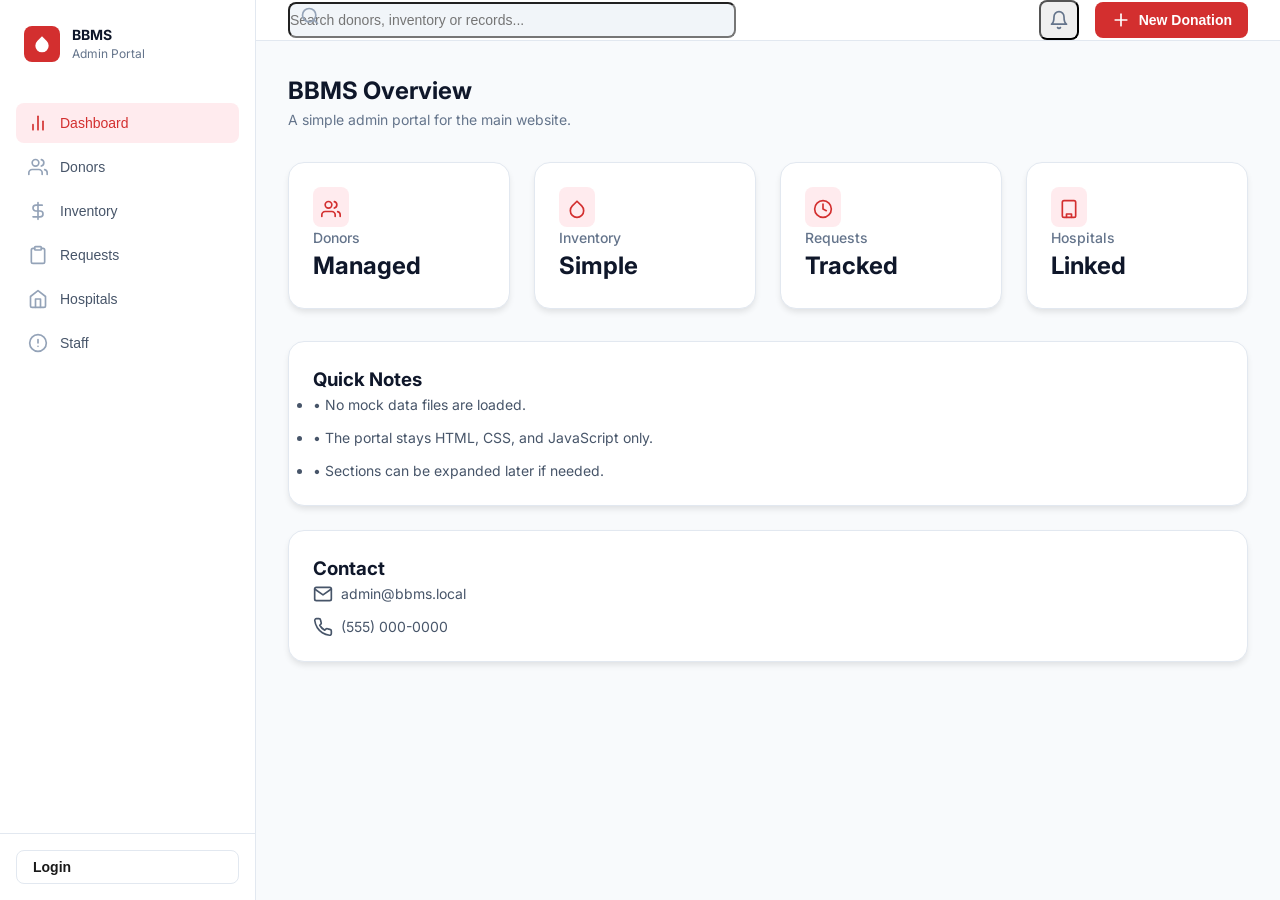
<file: user interface/BBMS-admin-portal/BBMS.html>
<!DOCTYPE html>
<html lang="en">
<head>
    <meta charset="UTF-8">
    <meta name="viewport" content="width=device-width, initial-scale=1.0">
    <title>BBMS Admin Portal</title>
    <link href="https://fonts.googleapis.com/css2?family=Inter:wght@400;500;600;700&display=swap" rel="stylesheet">
    <link rel="stylesheet" href="./TheAdminPannel/css/style.css">
</head>
<body class="bg-gray-50 text-gray-900">
    <div class="flex h-screen overflow-hidden">
        <aside class="w-64 bg-white border-r flex flex-col h-full">
            <div class="p-6 flex items-center gap-3">
                <div class="bg-red-600 p-2 rounded-lg flex items-center justify-center" style="background-color: var(--blood-red);">
                    <svg class="icon-svg text-white" viewBox="0 0 24 24" fill="currentColor">
                        <path d="M12 2.69l5.66 5.66a8 8 0 1 1-11.31 0z"/>
                    </svg>
                </div>
                <div>
                    <h1 class="font-bold text-gray-900 text-sm leading-tight">BBMS</h1>
                    <p class="text-xs text-gray-500">Admin Portal</p>
                </div>
            </div>

            <nav class="flex-1 px-4 py-4 space-y-1 overflow-y-auto" id="sidebar-nav">
                <button data-tab="dashboard" class="sidebar-item active px-3 py-2.5 rounded-lg flex items-center gap-3 font-medium text-sm text-gray-600 hover:bg-gray-50">
                    <svg class="icon-svg text-gray-400" viewBox="0 0 24 24" fill="none" stroke="currentColor" stroke-width="2" stroke-linecap="round" stroke-linejoin="round"><line x1="18" y1="20" x2="18" y2="10"></line><line x1="12" y1="20" x2="12" y2="4"></line><line x1="6" y1="20" x2="6" y2="14"></line></svg>
                    Dashboard
                </button>
                <button data-tab="donors" class="sidebar-item px-3 py-2.5 rounded-lg flex items-center gap-3 font-medium text-sm text-gray-600 hover:bg-gray-50">
                    <svg class="icon-svg text-gray-400" viewBox="0 0 24 24" fill="none" stroke="currentColor" stroke-width="2" stroke-linecap="round" stroke-linejoin="round"><path d="M17 21v-2a4 4 0 0 0-4-4H5a4 4 0 0 0-4 4v2"></path><circle cx="9" cy="7" r="4"></circle><path d="M23 21v-2a4 4 0 0 0-3-3.87"></path><path d="M16 3.13a4 4 0 0 1 0 7.75"></path></svg>
                    Donors
                </button>
                <button data-tab="inventory" class="sidebar-item px-3 py-2.5 rounded-lg flex items-center gap-3 font-medium text-sm text-gray-600 hover:bg-gray-50">
                    <svg class="icon-svg text-gray-400" viewBox="0 0 24 24" fill="none" stroke="currentColor" stroke-width="2" stroke-linecap="round" stroke-linejoin="round"><path d="M12 2v20"></path><path d="M17 5H9.5a3.5 3.5 0 0 0 0 7h5a3.5 3.5 0 0 1 0 7H6"></path></svg>
                    Inventory
                </button>
                <button data-tab="requests" class="sidebar-item px-3 py-2.5 rounded-lg flex items-center gap-3 font-medium text-sm text-gray-600 hover:bg-gray-50">
                    <svg class="icon-svg text-gray-400" viewBox="0 0 24 24" fill="none" stroke="currentColor" stroke-width="2" stroke-linecap="round" stroke-linejoin="round"><path d="M16 4h2a2 2 0 0 1 2 2v14a2 2 0 0 1-2 2H6a2 2 0 0 1-2-2V6a2 2 0 0 1 2-2h2"></path><rect x="8" y="2" width="8" height="4" rx="1" ry="1"></rect></svg>
                    Requests
                </button>
                <button data-tab="hospitals" class="sidebar-item px-3 py-2.5 rounded-lg flex items-center gap-3 font-medium text-sm text-gray-600 hover:bg-gray-50">
                    <svg class="icon-svg text-gray-400" viewBox="0 0 24 24" fill="none" stroke="currentColor" stroke-width="2" stroke-linecap="round" stroke-linejoin="round"><path d="M3 9l9-7 9 7v11a2 2 0 0 1-2 2H5a2 2 0 0 1-2-2z"></path><polyline points="9 22 9 12 15 12 15 22"></polyline></svg>
                    Hospitals
                </button>
                <button data-tab="staff" class="sidebar-item px-3 py-2.5 rounded-lg flex items-center gap-3 font-medium text-sm text-gray-600 hover:bg-gray-50">
                    <svg class="icon-svg text-gray-400" viewBox="0 0 24 24" fill="none" stroke="currentColor" stroke-width="2" stroke-linecap="round" stroke-linejoin="round"><circle cx="12" cy="12" r="10"></circle><line x1="12" y1="8" x2="12" y2="12"></line><line x1="12" y1="16" x2="12.01" y2="16"></line></svg>
                    Staff
                </button>
            </nav>

            <div class="p-4 border-t">
                <button type="button" class="btn-secondary w-full justify-center">
                    Login
                </button>
            </div>
        </aside>

        <div class="flex-1 flex flex-col overflow-hidden">
            <header class="h-16 border-b bg-white flex items-center justify-between px-8 sticky top-0 z-10">
                <div class="flex-1" style="max-width: 28rem;">
                    <div class="relative">
                        <span class="absolute left-3 top-1/2 -translate-y-1/2 text-gray-400">
                            <svg class="icon-svg" viewBox="0 0 24 24" fill="none" stroke="currentColor" stroke-width="2" stroke-linecap="round" stroke-linejoin="round"><circle cx="11" cy="11" r="8"></circle><line x1="21" y1="21" x2="16.65" y2="16.65"></line></svg>
                        </span>
                        <input type="text" placeholder="Search donors, inventory or records..." class="w-full bg-gray-100 border-none rounded-lg pl-10 pr-4 py-2 text-sm">
                    </div>
                </div>

                <div class="flex items-center gap-4">
                    <button class="relative flex items-center justify-center rounded-lg hover:bg-gray-100 text-gray-500 p-2">
                        <svg class="icon-svg" viewBox="0 0 24 24" fill="none" stroke="currentColor" stroke-width="2" stroke-linecap="round" stroke-linejoin="round"><path d="M18 8A6 6 0 0 0 6 8c0 7-3 9-3 9h18s-3-2-3-9"></path><path d="M13.73 21a2 2 0 0 1-3.46 0"></path></svg>
                        <span class="absolute top-2 right-2 w-2 h-2 bg-red-600 rounded-full border-2 border-white"></span>
                    </button>
                    <button class="btn-primary">
                        <svg class="icon-svg" viewBox="0 0 24 24" fill="none" stroke="currentColor" stroke-width="2" stroke-linecap="round" stroke-linejoin="round"><line x1="12" y1="5" x2="12" y2="19"></line><line x1="5" y1="12" x2="19" y2="12"></line></svg>
                        New Donation
                    </button>
                </div>
            </header>

            <main class="flex-1 overflow-y-auto p-8" id="main-content"></main>
        </div>
    </div>

    <script src="./TheAdminPannel/JS/main.js"></script>
</body>
</html>
</file>
<file: styles.css>
* {
  margin: 0;
  padding: 0;
  box-sizing: border-box;
  font-family: Arial, Helvetica, sans-serif;
}

body {
  background: #f5f5f5;
}

header {
  width: 100%;
  background: white;
  position: sticky;
  top: 0;
  z-index: 1000;
  box-shadow: 0 2px 10px rgba(0,0,0,0.08);
}

.navbar {
  width: 95%;
  margin: auto;
  display: flex;
  justify-content: space-between;
  align-items: center;
  padding: 15px 0;
}


.logo-section {
  display: flex;
  align-items: center;
  gap: 12px;
}

.logo-circle {
  width: 85px;
  height: 85px;
  border-radius: 50%;
  border: 6px solid #c40000;
  display: flex;
  justify-content: center;
  align-items: center;
  background: white;
}

.logo-circle i {
  font-size: 38px;
  color: #c40000;
}

.logo-text h2 {
  font-size: 20px;
  color: #c40000;
}

.logo-text p {
  font-size: 18px;
  font-weight: bold;
  color: black;
}


.nav-links {
  display: flex;
  list-style: none;
  gap: 25px;
}

.nav-links li a {
  text-decoration: none;
  color: #c40000;
  font-size: 17px;
  font-weight: 600;
  transition: 0.3s;
}

.nav-links li a:hover {
  color: black;
}


.hero {
    width: 100%;
    height: 90vh;
    position: relative;

    background-image: url('image.jpg');

    background-size: cover;
    background-position: center;
    background-repeat: no-repeat;

    display: flex;
    justify-content: center;
    align-items: center;
}

/*.hero::before {
  content: "";
  position: absolute;
  width: 100%;
  height: 100%;
  background: rgba(0,0,0,0.45);
}*/

.hero::before {
    content: "";
    position: absolute;
    width: 100%;
    height: 100%;
    background: rgba(0,0,0,0.45);
    top: 0;
    left: 0;
}
.overlay-content {
    position: relative;
    z-index: 2;
    text-align: center;
    color: white;
}

.hero-text h1 {
    font-size: 60px;
    margin-bottom: 15px;
    font-weight: bold;
}

.hero-text p {
    font-size: 28px;
    margin-bottom: 40px;
}


.action-buttons {
    display: flex;
    justify-content: center;
    gap: 20px;
    flex-wrap: wrap;
}

.action-buttons button {
    padding: 14px 28px;
    border: none;
    border-radius: 10px;
    background: #c40000;
    color: white;
    font-size: 16px;
    font-weight: bold;
    cursor: pointer;
    transition: 0.3s;
}

.action-buttons button:hover {
    background: black;
}

.logout-btn {
    background: black !important;
}

.logout-btn:hover {
    background: #c40000 !important;
}

@media (max-width: 768px) {

    .hero-text h1 {
        font-size: 36px;
    }

    .hero-text p {
        font-size: 20px;
    }

    .action-buttons button {
        padding: 12px 18px;
        font-size: 14px;
    }
}
</file>
<file: user interface/styles.css>
:root {
  --bg: #f5efe9;
  --surface: rgba(255, 255, 255, 0.82);
  --surface-strong: #ffffff;
  --text: #1f1a17;
  --muted: #6d6058;
  --primary: #a31212;
  --primary-dark: #7e0f0f;
  --border: rgba(131, 108, 98, 0.18);
  --shadow: 0 22px 60px rgba(69, 28, 22, 0.14);
}

* {
  margin: 0;
  padding: 0;
  box-sizing: border-box;
}

html {
  scroll-behavior: smooth;
}

body {
  font-family: Inter, "Segoe UI", Roboto, Helvetica, Arial, sans-serif;
  color: var(--text);
  background:
    radial-gradient(circle at top left, rgba(163, 18, 18, 0.12), transparent 28%),
    radial-gradient(circle at bottom right, rgba(255, 154, 118, 0.18), transparent 26%),
    linear-gradient(180deg, #fbf7f3 0%, var(--bg) 100%);
  min-height: 100vh;
}

a {
  color: inherit;
  text-decoration: none;
}

img {
  display: block;
  max-width: 100%;
}

.site-header {
  position: sticky;
  top: 0;
  z-index: 1000;
  backdrop-filter: blur(18px);
  background: rgba(251, 247, 243, 0.82);
  border-bottom: 1px solid rgba(131, 108, 98, 0.12);
}

.navbar {
  width: min(1200px, calc(100% - 32px));
  margin: 0 auto;
  min-height: 84px;
  display: flex;
  align-items: center;
  justify-content: space-between;
  gap: 20px;
}

.logo-section {
  display: inline-flex;
  align-items: center;
  gap: 14px;
}

.logo-circle {
  width: 56px;
  height: 56px;
  border-radius: 18px;
  display: grid;
  place-items: center;
  color: #fff;
  background: linear-gradient(145deg, var(--primary), #d43d2f);
  box-shadow: 0 12px 24px rgba(163, 18, 18, 0.25);
}

.logo-circle i {
  font-size: 1.5rem;
}

.logo-text h1 {
  font-size: 1rem;
  line-height: 1.15;
  letter-spacing: -0.02em;
}

.eyebrow {
  display: block;
  margin-bottom: 4px;
  color: var(--primary);
  font-size: 0.72rem;
  font-weight: 800;
  letter-spacing: 0.16em;
  text-transform: uppercase;
}

.nav-links {
  display: flex;
  align-items: center;
  gap: 24px;
  color: var(--muted);
  font-weight: 600;
}

.nav-links a {
  position: relative;
  padding-bottom: 4px;
}

.nav-links a::after {
  content: "";
  position: absolute;
  left: 0;
  bottom: 0;
  width: 100%;
  height: 2px;
  border-radius: 999px;
  background: var(--primary);
  transform: scaleX(0);
  transform-origin: left;
  transition: transform 0.2s ease;
}

.nav-links a:hover::after {
  transform: scaleX(1);
}

.nav-cta,
.primary-btn,
.secondary-btn {
  display: inline-flex;
  align-items: center;
  justify-content: center;
  border-radius: 999px;
  font-weight: 700;
  transition: transform 0.2s ease, box-shadow 0.2s ease, background 0.2s ease;
}

.nav-cta,
.primary-btn {
  padding: 14px 20px;
  color: #fff;
  background: linear-gradient(135deg, var(--primary), #cc2e2e);
  box-shadow: 0 12px 24px rgba(163, 18, 18, 0.22);
}

.secondary-btn {
  padding: 14px 20px;
  color: var(--text);
  background: rgba(255, 255, 255, 0.72);
  border: 1px solid rgba(131, 108, 98, 0.18);
}

.nav-cta:hover,
.primary-btn:hover,
.secondary-btn:hover {
  transform: translateY(-1px);
}

main {
  width: min(1200px, calc(100% - 32px));
  margin: 0 auto;
  padding: 32px 0 56px;
}

.hero {
  display: grid;
  grid-template-columns: minmax(0, 1.1fr) minmax(320px, 0.9fr);
  gap: 28px;
  align-items: center;
  min-height: calc(100vh - 140px);
}

.hero-copy {
  max-width: 640px;
}

.section-tag {
  display: inline-flex;
  align-items: center;
  gap: 8px;
  margin-bottom: 16px;
  padding: 8px 14px;
  border-radius: 999px;
  color: var(--primary-dark);
  background: rgba(163, 18, 18, 0.1);
  font-size: 0.82rem;
  font-weight: 700;
}

.hero-copy h2,
.section-heading h3,
.contact-band h3 {
  letter-spacing: -0.04em;
}

.hero-copy h2 {
  font-size: clamp(2.8rem, 6vw, 5.2rem);
  line-height: 0.95;
  margin-bottom: 20px;
}

.hero-copy p {
  max-width: 58ch;
  color: var(--muted);
  font-size: 1.05rem;
  line-height: 1.7;
}

.hero-actions {
  display: flex;
  flex-wrap: wrap;
  gap: 14px;
  margin: 28px 0 30px;
}

.hero-stats {
  display: grid;
  grid-template-columns: repeat(4, minmax(0, 1fr));
  gap: 14px;
}

.hero-stats article,
.feature-card,
.workflow-grid article,
.blood-grid article,
.status-card,
.contact-band {
  border: 1px solid var(--border);
  background: var(--surface);
  box-shadow: var(--shadow);
}

.hero-stats article {
  padding: 18px 16px;
  border-radius: 22px;
  backdrop-filter: blur(12px);
}

.hero-stats strong {
  display: block;
  font-size: 1.45rem;
  letter-spacing: -0.04em;
}

.hero-stats span {
  color: var(--muted);
  font-size: 0.94rem;
}

.hero-visual {
  display: grid;
  gap: 18px;
}

.visual-card {
  border-radius: 30px;
  overflow: hidden;
}

.image-card {
  min-height: 360px;
  background: linear-gradient(160deg, rgba(163, 18, 18, 0.92), rgba(68, 17, 17, 0.9));
  padding: 14px;
}

.image-card img {
  width: 100%;
  height: 100%;
  min-height: 332px;
  object-fit: cover;
  border-radius: 22px;
}

.status-card {
  padding: 24px;
  border-radius: 28px;
}

.status-pill {
  display: inline-flex;
  margin-bottom: 12px;
  padding: 6px 12px;
  border-radius: 999px;
  color: #fff;
  background: var(--primary);
  font-size: 0.78rem;
  font-weight: 700;
  letter-spacing: 0.08em;
  text-transform: uppercase;
}

.status-card h3 {
  margin-bottom: 16px;
  font-size: 1.35rem;
}

.status-card ul {
  list-style: none;
  display: grid;
  gap: 12px;
}

.status-card li {
  display: flex;
  align-items: center;
  justify-content: space-between;
  gap: 12px;
  color: var(--muted);
  padding: 12px 14px;
  border-radius: 18px;
  background: rgba(255, 255, 255, 0.72);
}

.status-card li span {
  font-weight: 800;
  color: var(--primary-dark);
}

.content-section {
  padding-top: 44px;
}

.section-heading {
  max-width: 720px;
  margin-bottom: 22px;
}

.left-aligned {
  margin-bottom: 24px;
}

.section-heading h3 {
  font-size: clamp(2rem, 3.6vw, 3.25rem);
  line-height: 1.02;
  margin-bottom: 12px;
}

.section-heading p {
  color: var(--muted);
  line-height: 1.7;
}

.feature-grid {
  display: grid;
  grid-template-columns: repeat(4, minmax(0, 1fr));
  gap: 18px;
}

.feature-card {
  padding: 24px;
  border-radius: 24px;
}

.feature-card i {
  display: inline-grid;
  place-items: center;
  width: 54px;
  height: 54px;
  margin-bottom: 18px;
  border-radius: 18px;
  color: #fff;
  background: linear-gradient(135deg, var(--primary), #cd402d);
  font-size: 1.1rem;
}

.feature-card h4,
.workflow-grid h4 {
  font-size: 1.15rem;
  margin-bottom: 10px;
}

.feature-card p,
.workflow-grid p,
.blood-grid span {
  color: var(--muted);
  line-height: 1.65;
}

.split-layout {
  display: grid;
  grid-template-columns: minmax(0, 0.9fr) minmax(0, 1.1fr);
  gap: 24px;
  align-items: start;
}

.blood-grid {
  display: grid;
  grid-template-columns: repeat(2, minmax(0, 1fr));
  gap: 14px;
}

.blood-grid article {
  padding: 20px;
  border-radius: 22px;
}

.blood-grid strong {
  display: block;
  margin-bottom: 8px;
  font-size: 1.4rem;
  color: var(--primary-dark);
}

.workflow-grid {
  display: grid;
  grid-template-columns: repeat(4, minmax(0, 1fr));
  gap: 18px;
}

.workflow-grid article {
  padding: 24px;
  border-radius: 24px;
}

.workflow-grid span {
  display: inline-flex;
  margin-bottom: 16px;
  color: var(--primary);
  font-size: 0.8rem;
  font-weight: 800;
  letter-spacing: 0.14em;
}

.contact-band {
  margin-top: 44px;
  padding: 28px;
  border-radius: 28px;
  display: flex;
  align-items: center;
  justify-content: space-between;
  gap: 18px;
  background: linear-gradient(135deg, rgba(255, 255, 255, 0.92), rgba(255, 247, 244, 0.82));
}

.contact-band h3 {
  font-size: clamp(1.5rem, 2.4vw, 2.3rem);
  line-height: 1.05;
}

.site-footer {
  width: min(1200px, calc(100% - 32px));
  margin: 0 auto 28px;
  padding-top: 18px;
  display: flex;
  align-items: center;
  justify-content: space-between;
  gap: 16px;
  color: var(--muted);
  border-top: 1px solid rgba(131, 108, 98, 0.14);
}

.page-hero {
  min-height: auto;
  padding: 44px 0 18px;
}

.summary-grid {
  display: grid;
  grid-template-columns: repeat(3, minmax(0, 1fr));
  gap: 18px;
}

.mini-card,
.entity-card,
.form-card {
  border: 1px solid var(--border);
  background: var(--surface);
  box-shadow: var(--shadow);
}

.mini-card {
  padding: 22px;
  border-radius: 24px;
}

.mini-card strong {
  display: block;
  margin-bottom: 8px;
  font-size: 1.8rem;
  letter-spacing: -0.04em;
  color: var(--primary-dark);
}

.mini-card p {
  color: var(--muted);
  line-height: 1.7;
}

.page-two-col {
  display: grid;
  grid-template-columns: minmax(0, 1fr) minmax(0, 0.92fr);
  gap: 24px;
  align-items: start;
}

.entity-list {
  display: grid;
  grid-template-columns: repeat(2, minmax(0, 1fr));
  gap: 14px;
}

.entity-card {
  padding: 22px;
  border-radius: 24px;
}

.entity-top {
  display: flex;
  align-items: center;
  justify-content: space-between;
  gap: 12px;
  margin-bottom: 12px;
}

.entity-card h4 {
  font-size: 1.1rem;
  margin-bottom: 6px;
}

.entity-card p {
  color: var(--muted);
  line-height: 1.65;
}

.entity-badge {
  display: inline-flex;
  align-items: center;
  justify-content: center;
  padding: 7px 12px;
  border-radius: 999px;
  color: var(--primary-dark);
  background: rgba(163, 18, 18, 0.1);
  font-size: 0.78rem;
  font-weight: 800;
  letter-spacing: 0.08em;
  text-transform: uppercase;
}

.form-card {
  padding: 24px;
  border-radius: 28px;
}

.form-card h3 {
  font-size: 1.6rem;
  margin-bottom: 10px;
}

.form-card p {
  color: var(--muted);
  line-height: 1.7;
  margin-bottom: 18px;
}

.form-grid {
  display: grid;
  grid-template-columns: repeat(2, minmax(0, 1fr));
  gap: 14px;
}

.input-group {
  display: flex;
  flex-direction: column;
  gap: 8px;
}

.input-group.full {
  grid-column: 1 / -1;
}

.input-group label {
  font-size: 0.9rem;
  font-weight: 700;
  color: var(--text);
}

input,
select,
textarea {
  width: 100%;
  border: 1px solid rgba(131, 108, 98, 0.22);
  border-radius: 16px;
  padding: 14px 16px;
  background: rgba(255, 255, 255, 0.94);
  color: var(--text);
  font: inherit;
}

textarea {
  min-height: 128px;
  resize: vertical;
}

input:focus,
select:focus,
textarea:focus {
  outline: none;
  border-color: var(--primary);
  box-shadow: 0 0 0 4px rgba(163, 18, 18, 0.12);
}

.form-actions {
  display: flex;
  flex-wrap: wrap;
  gap: 12px;
  margin-top: 18px;
}

.section-note {
  margin-top: 14px;
  color: var(--muted);
  font-size: 0.95rem;
}

@media (max-width: 1080px) {
  .hero,
  .split-layout,
  .feature-grid,
  .workflow-grid,
  .summary-grid,
  .page-two-col {
    grid-template-columns: repeat(2, minmax(0, 1fr));
  }

  .hero {
    min-height: auto;
    padding-top: 24px;
  }

  .hero-stats {
    grid-template-columns: repeat(2, minmax(0, 1fr));
  }

  .nav-links {
    gap: 18px;
  }
}

@media (max-width: 820px) {
  .navbar {
    flex-wrap: wrap;
    padding: 14px 0;
  }

  .nav-links {
    order: 3;
    width: 100%;
    justify-content: space-between;
    gap: 12px;
    flex-wrap: wrap;
  }

  .hero,
  .split-layout,
  .feature-grid,
  .workflow-grid,
  .summary-grid,
  .page-two-col,
  .site-footer,
  .contact-band {
    grid-template-columns: 1fr;
    flex-direction: column;
    align-items: flex-start;
  }

  .hero-copy h2 {
    line-height: 1;
  }

  .blood-grid,
  .hero-stats,
  .entity-list,
  .form-grid {
    grid-template-columns: 1fr;
  }

  .contact-band {
    align-items: stretch;
  }

  .site-footer {
    align-items: flex-start;
  }
}

@media (max-width: 560px) {
  main,
  .navbar,
  .site-footer {
    width: min(100% - 20px, 1200px);
  }

  .hero-copy h2 {
    font-size: 2.35rem;
  }

  .nav-cta,
  .primary-btn,
  .secondary-btn {
    width: 100%;
  }

  .hero-actions {
    flex-direction: column;
  }

  .image-card {
    min-height: 280px;
  }

  .image-card img {
    min-height: 252px;
  }

  .status-card,
  .feature-card,
  .workflow-grid article,
  .blood-grid article,
  .hero-stats article,
  .contact-band,
  .mini-card,
  .entity-card,
  .form-card {
    border-radius: 20px;
  }
}
</file>
<file: TheAdminPannel/css/style.css>
:root {
  --blood-red: #D32F2F;
  --blood-red-light: #FFEBEE;
  --bg-gray: #F5F5F5;
  --text-dark: #1A1A1A;
  --text-muted: #64748B;
  --border-color: #E2E8F0;
  --white: #ffffff;
  --gray-50: #f8fafc;
  --gray-100: #f1f5f9;
  --gray-200: #e2e8f0;
  --gray-400: #94a3b8;
  --gray-500: #64748b;
  --gray-600: #475569;
  --gray-900: #0f172a;
}

* {
  margin: 0;
  padding: 0;
  box-sizing: border-box;
}

body {
  font-family: 'Inter', -apple-system, BlinkMacSystemFont, "Segoe UI", Roboto, sans-serif;
  background-color: var(--gray-50);
  color: var(--text-dark);
  line-height: 1.5;
}

.flex { display: flex; }
.flex-col { flex-direction: column; }
.flex-1 { flex: 1; }
.items-center { align-items: center; }
.justify-between { justify-content: space-between; }
.h-screen { height: 100vh; }
.h-full { height: 100%; }
.w-full { width: 100%; }
.w-64 { width: 16rem; }
.p-2 { padding: 0.5rem; }
.p-4 { padding: 1rem; }
.p-6 { padding: 1.5rem; }
.p-8 { padding: 2rem; }
.px-2 { padding-left: 0.5rem; padding-right: 0.5rem; }
.px-3 { padding-left: 0.75rem; padding-right: 0.75rem; }
.px-4 { padding-left: 1rem; padding-right: 1rem; }
.px-8 { padding-left: 2rem; padding-right: 2rem; }
.py-2 { padding-top: 0.5rem; padding-bottom: 0.5rem; }
.py-2\.5 { padding-top: 0.625rem; padding-bottom: 0.625rem; }
.py-3 { padding-top: 0.75rem; padding-bottom: 0.75rem; }
.py-4 { padding-top: 1rem; padding-bottom: 1rem; }
.gap-1 { gap: 0.25rem; }
.gap-2 { gap: 0.5rem; }
.gap-3 { gap: 0.75rem; }
.gap-4 { gap: 1rem; }
.gap-6 { gap: 1.5rem; }
.gap-8 { gap: 2rem; }
.space-y-1 > * + * { margin-top: 0.25rem; }
.space-y-3 > * + * { margin-top: 0.75rem; }
.space-y-6 > * + * { margin-top: 1.5rem; }
.space-y-8 > * + * { margin-top: 2rem; }

.overflow-hidden { overflow: hidden; }
.overflow-y-auto { overflow-y: auto; }

.bg-white { background-color: var(--white); }
.bg-gray-50 { background-color: var(--gray-50); }
.bg-gray-100 { background-color: var(--gray-100); }
.bg-red-50 { background-color: var(--blood-red-light); }
.border-r { border-right: 1px solid var(--gray-200); }
.border-t { border-top: 1px solid var(--gray-200); }
.border-b { border-bottom: 1px solid var(--gray-200); }

.rounded-lg { border-radius: 0.5rem; }
.rounded-xl { border-radius: 0.75rem; }
.rounded-2xl { border-radius: 1rem; }
.rounded-full { border-radius: 9999px; }

.text-xs { font-size: 0.75rem; }
.text-sm { font-size: 0.875rem; }
.text-2xl { font-size: 1.5rem; }
.font-medium { font-weight: 500; }
.font-semibold { font-weight: 600; }
.font-bold { font-weight: 700; }
.text-gray-400 { color: var(--gray-400); }
.text-gray-500 { color: var(--gray-500); }
.text-gray-600 { color: var(--gray-600); }
.text-gray-900 { color: var(--gray-900); }
.text-white { color: var(--white); }
.text-red-600 { color: var(--blood-red); }

.card {
  background: var(--white);
  border-radius: 1rem;
  box-shadow: 0 4px 6px -1px rgba(0, 0, 0, 0.1);
  border: 1px solid var(--gray-200);
}

.btn-primary {
  background-color: var(--blood-red);
  color: var(--white);
  padding: 0.5rem 1rem;
  border-radius: 0.5rem;
  font-weight: 600;
  border: none;
  cursor: pointer;
  display: flex;
  align-items: center;
  gap: 0.5rem;
  transition: opacity 0.2s;
  font-size: 0.875rem;
}

.btn-primary:hover {
  opacity: 0.9;
}

.btn-secondary {
  background-color: var(--white);
  color: var(--text-dark);
  padding: 0.5rem 1rem;
  border-radius: 0.5rem;
  font-weight: 600;
  border: 1px solid var(--gray-200);
  cursor: pointer;
  display: flex;
  align-items: center;
  gap: 0.5rem;
  transition: background-color 0.2s;
  font-size: 0.875rem;
}

.btn-secondary:hover {
  background-color: var(--gray-50);
}

.sidebar-item {
  border: none;
  background: transparent;
  width: 100%;
  cursor: pointer;
  text-align: left;
}

.sidebar-item:hover {
  background-color: var(--gray-50);
}

.sidebar-item.active {
  background-color: var(--blood-red-light);
  color: var(--blood-red);
}

.sidebar-item.active i, .sidebar-item.active .icon-svg {
  fill: var(--blood-red);
  color: var(--blood-red);
}

.status-badge {
  padding: 0.25rem 0.625rem;
  border-radius: 9999px;
  font-size: 0.75rem;
  font-weight: 700;
}

.status-pending { background-color: #FEF3C7; color: #92400E; }
.status-approved { background-color: #D1FAE5; color: #065F46; }
.status-rejected { background-color: #FEE2E2; color: #991B1B; }
.status-active { background-color: #D1FAE5; color: #065F46; }
.status-expired { background-color: #F3F4F6; color: #374151; }

.grid { display: grid; }
.grid-cols-1 { grid-template-columns: repeat(1, minmax(0, 1fr)); }
@media (min-width: 768px) {
  .md\:grid-cols-2 { grid-template-columns: repeat(2, minmax(0, 1fr)); }
}
@media (min-width: 1024px) {
  .lg\:grid-cols-3 { grid-template-columns: repeat(3, minmax(0, 1fr)); }
  .lg\:grid-cols-4 { grid-template-columns: repeat(4, minmax(0, 1fr)); }
  .lg\:col-span-2 { grid-column: span 2 / span 2; }
}

table {
  width: 100%;
  border-collapse: collapse;
}

th {
  background-color: var(--gray-50);
  color: var(--gray-600);
  font-weight: 600;
  text-align: left;
  padding: 0.75rem 1rem;
}

td {
  padding: 0.75rem 1rem;
}

.divide-y > * + * {
  border-top: 1px solid var(--gray-100);
}

.icon-svg {
  width: 1.25rem;
  height: 1.25rem;
  vertical-align: middle;
}

.cursor-pointer { cursor: pointer; }

input {
  outline: none;
}

.absolute { position: absolute; }
.relative { position: relative; }
.top-0 { top: 0; }
.sticky { position: sticky; }
.z-10 { z-index: 10; }
.left-3 { left: 0.75rem; }
.top-1/2 { top: 50%; }
.-translate-y-1/2 { transform: translateY(-50%); }

.truncate {
  overflow: hidden;
  text-overflow: ellipsis;
  white-space: nowrap;
}

/* Custom Scrollbar */
::-webkit-scrollbar { width: 6px; }
::-webkit-scrollbar-track { background: transparent; }
::-webkit-scrollbar-thumb { background: var(--gray-200); border-radius: 3px; }
::-webkit-scrollbar-thumb:hover { background: var(--gray-400); }
</file>
<file: big data/admin.css>
*{
    margin:0;
    padding:0;
    box-sizing:border-box;
    font-family:Arial;
}

body{
    background:#eef1f5;
}

.sidebar{
    width:250px;
    height:100vh;
    background:#222;
    position:fixed;
    padding-top:20px;
}

.sidebar h2{
    color:white;
    text-align:center;
    margin-bottom:30px;
}

.sidebar ul{
    list-style:none;
}

.sidebar ul li{
    padding:15px;
}

.sidebar ul li a{
    color:white;
    text-decoration:none;
}

.sidebar ul li:hover{
    background:#444;
}

.main-content{
    margin-left:250px;
    padding:20px;
}

.topbar{
    background:white;
    padding:20px;
    border-radius:10px;
    margin-bottom:20px;
}

.cards{
    display:flex;
    gap:20px;
    flex-wrap:wrap;
}

.card{
    width:250px;
    background:white;
    padding:30px;
    border-radius:10px;
    text-align:center;
    box-shadow:0 2px 5px rgba(0,0,0,0.2);
}

.card h3{
    margin-bottom:10px;
}

.card p{
    font-size:30px;
    font-weight:bold;
}
</file>
<file: big data/request.css>
*{
    margin:0;
    padding:0;
    box-sizing:border-box;
    font-family:Arial;
}

body{
    background:#f4f6f9;
}

.form-container{
    width:400px;
    background:white;
    padding:30px;
    margin:80px auto;
    border-radius:10px;
    box-shadow:0 2px 8px rgba(0,0,0,0.2);
}

.form-container h2{
    text-align:center;
    margin-bottom:20px;
    color:#8b0000;
}

form input,
form select,
form textarea{
    width:100%;
    padding:12px;
    margin-bottom:15px;
    border:1px solid #ccc;
    border-radius:5px;
}

form textarea{
    height:100px;
    resize:none;
}

form button{
    width:100%;
    padding:12px;
    border:none;
    background:#8b0000;
    color:white;
    border-radius:5px;
    cursor:pointer;
    font-size:16px;
}

form button:hover{
    background:#a80000;
}
</file>
<file: user interface/BBMS-admin-portal/TheAdminPannel/css/style.css>
:root {
  --blood-red: #D32F2F;
  --blood-red-light: #FFEBEE;
  --bg-gray: #F5F5F5;
  --text-dark: #1A1A1A;
  --text-muted: #64748B;
  --border-color: #E2E8F0;
  --white: #ffffff;
  --gray-50: #f8fafc;
  --gray-100: #f1f5f9;
  --gray-200: #e2e8f0;
  --gray-400: #94a3b8;
  --gray-500: #64748b;
  --gray-600: #475569;
  --gray-900: #0f172a;
}

* {
  margin: 0;
  padding: 0;
  box-sizing: border-box;
}

body {
  font-family: 'Inter', -apple-system, BlinkMacSystemFont, "Segoe UI", Roboto, sans-serif;
  background-color: var(--gray-50);
  color: var(--text-dark);
  line-height: 1.5;
}

.flex { display: flex; }
.flex-col { flex-direction: column; }
.flex-1 { flex: 1; }
.items-center { align-items: center; }
.justify-between { justify-content: space-between; }
.h-screen { height: 100vh; }
.h-full { height: 100%; }
.w-full { width: 100%; }
.w-64 { width: 16rem; }
.p-2 { padding: 0.5rem; }
.p-4 { padding: 1rem; }
.p-6 { padding: 1.5rem; }
.p-8 { padding: 2rem; }
.px-2 { padding-left: 0.5rem; padding-right: 0.5rem; }
.px-3 { padding-left: 0.75rem; padding-right: 0.75rem; }
.px-4 { padding-left: 1rem; padding-right: 1rem; }
.px-8 { padding-left: 2rem; padding-right: 2rem; }
.py-2 { padding-top: 0.5rem; padding-bottom: 0.5rem; }
.py-2\.5 { padding-top: 0.625rem; padding-bottom: 0.625rem; }
.py-3 { padding-top: 0.75rem; padding-bottom: 0.75rem; }
.py-4 { padding-top: 1rem; padding-bottom: 1rem; }
.gap-1 { gap: 0.25rem; }
.gap-2 { gap: 0.5rem; }
.gap-3 { gap: 0.75rem; }
.gap-4 { gap: 1rem; }
.gap-6 { gap: 1.5rem; }
.gap-8 { gap: 2rem; }
.space-y-1 > * + * { margin-top: 0.25rem; }
.space-y-3 > * + * { margin-top: 0.75rem; }
.space-y-6 > * + * { margin-top: 1.5rem; }
.space-y-8 > * + * { margin-top: 2rem; }

.overflow-hidden { overflow: hidden; }
.overflow-y-auto { overflow-y: auto; }

.bg-white { background-color: var(--white); }
.bg-gray-50 { background-color: var(--gray-50); }
.bg-gray-100 { background-color: var(--gray-100); }
.bg-red-50 { background-color: var(--blood-red-light); }
.border-r { border-right: 1px solid var(--gray-200); }
.border-t { border-top: 1px solid var(--gray-200); }
.border-b { border-bottom: 1px solid var(--gray-200); }

.rounded-lg { border-radius: 0.5rem; }
.rounded-xl { border-radius: 0.75rem; }
.rounded-2xl { border-radius: 1rem; }
.rounded-full { border-radius: 9999px; }

.text-xs { font-size: 0.75rem; }
.text-sm { font-size: 0.875rem; }
.text-2xl { font-size: 1.5rem; }
.font-medium { font-weight: 500; }
.font-semibold { font-weight: 600; }
.font-bold { font-weight: 700; }
.text-gray-400 { color: var(--gray-400); }
.text-gray-500 { color: var(--gray-500); }
.text-gray-600 { color: var(--gray-600); }
.text-gray-900 { color: var(--gray-900); }
.text-white { color: var(--white); }
.text-red-600 { color: var(--blood-red); }

.card {
  background: var(--white);
  border-radius: 1rem;
  box-shadow: 0 4px 6px -1px rgba(0, 0, 0, 0.1);
  border: 1px solid var(--gray-200);
}

.btn-primary {
  background-color: var(--blood-red);
  color: var(--white);
  padding: 0.5rem 1rem;
  border-radius: 0.5rem;
  font-weight: 600;
  border: none;
  cursor: pointer;
  display: flex;
  align-items: center;
  gap: 0.5rem;
  transition: opacity 0.2s;
  font-size: 0.875rem;
}

.btn-primary:hover {
  opacity: 0.9;
}

.btn-secondary {
  background-color: var(--white);
  color: var(--text-dark);
  padding: 0.5rem 1rem;
  border-radius: 0.5rem;
  font-weight: 600;
  border: 1px solid var(--gray-200);
  cursor: pointer;
  display: flex;
  align-items: center;
  gap: 0.5rem;
  transition: background-color 0.2s;
  font-size: 0.875rem;
}

.btn-secondary:hover {
  background-color: var(--gray-50);
}

.sidebar-item {
  border: none;
  background: transparent;
  width: 100%;
  cursor: pointer;
  text-align: left;
}

.sidebar-item:hover {
  background-color: var(--gray-50);
}

.sidebar-item.active {
  background-color: var(--blood-red-light);
  color: var(--blood-red);
}

.sidebar-item.active i, .sidebar-item.active .icon-svg {
  fill: var(--blood-red);
  color: var(--blood-red);
}

.status-badge {
  padding: 0.25rem 0.625rem;
  border-radius: 9999px;
  font-size: 0.75rem;
  font-weight: 700;
}

.status-pending { background-color: #FEF3C7; color: #92400E; }
.status-approved { background-color: #D1FAE5; color: #065F46; }
.status-rejected { background-color: #FEE2E2; color: #991B1B; }
.status-active { background-color: #D1FAE5; color: #065F46; }
.status-expired { background-color: #F3F4F6; color: #374151; }

.grid { display: grid; }
.grid-cols-1 { grid-template-columns: repeat(1, minmax(0, 1fr)); }
@media (min-width: 768px) {
  .md\:grid-cols-2 { grid-template-columns: repeat(2, minmax(0, 1fr)); }
}
@media (min-width: 1024px) {
  .lg\:grid-cols-3 { grid-template-columns: repeat(3, minmax(0, 1fr)); }
  .lg\:grid-cols-4 { grid-template-columns: repeat(4, minmax(0, 1fr)); }
  .lg\:col-span-2 { grid-column: span 2 / span 2; }
}

table {
  width: 100%;
  border-collapse: collapse;
}

th {
  background-color: var(--gray-50);
  color: var(--gray-600);
  font-weight: 600;
  text-align: left;
  padding: 0.75rem 1rem;
}

td {
  padding: 0.75rem 1rem;
}

.divide-y > * + * {
  border-top: 1px solid var(--gray-100);
}

.icon-svg {
  width: 1.25rem;
  height: 1.25rem;
  vertical-align: middle;
}

.cursor-pointer { cursor: pointer; }

input {
  outline: none;
}

.absolute { position: absolute; }
.relative { position: relative; }
.top-0 { top: 0; }
.sticky { position: sticky; }
.z-10 { z-index: 10; }
.left-3 { left: 0.75rem; }
.top-1/2 { top: 50%; }
.-translate-y-1/2 { transform: translateY(-50%); }

.truncate {
  overflow: hidden;
  text-overflow: ellipsis;
  white-space: nowrap;
}

/* Custom Scrollbar */
::-webkit-scrollbar { width: 6px; }
::-webkit-scrollbar-track { background: transparent; }
::-webkit-scrollbar-thumb { background: var(--gray-200); border-radius: 3px; }
::-webkit-scrollbar-thumb:hover { background: var(--gray-400); }
</file>
